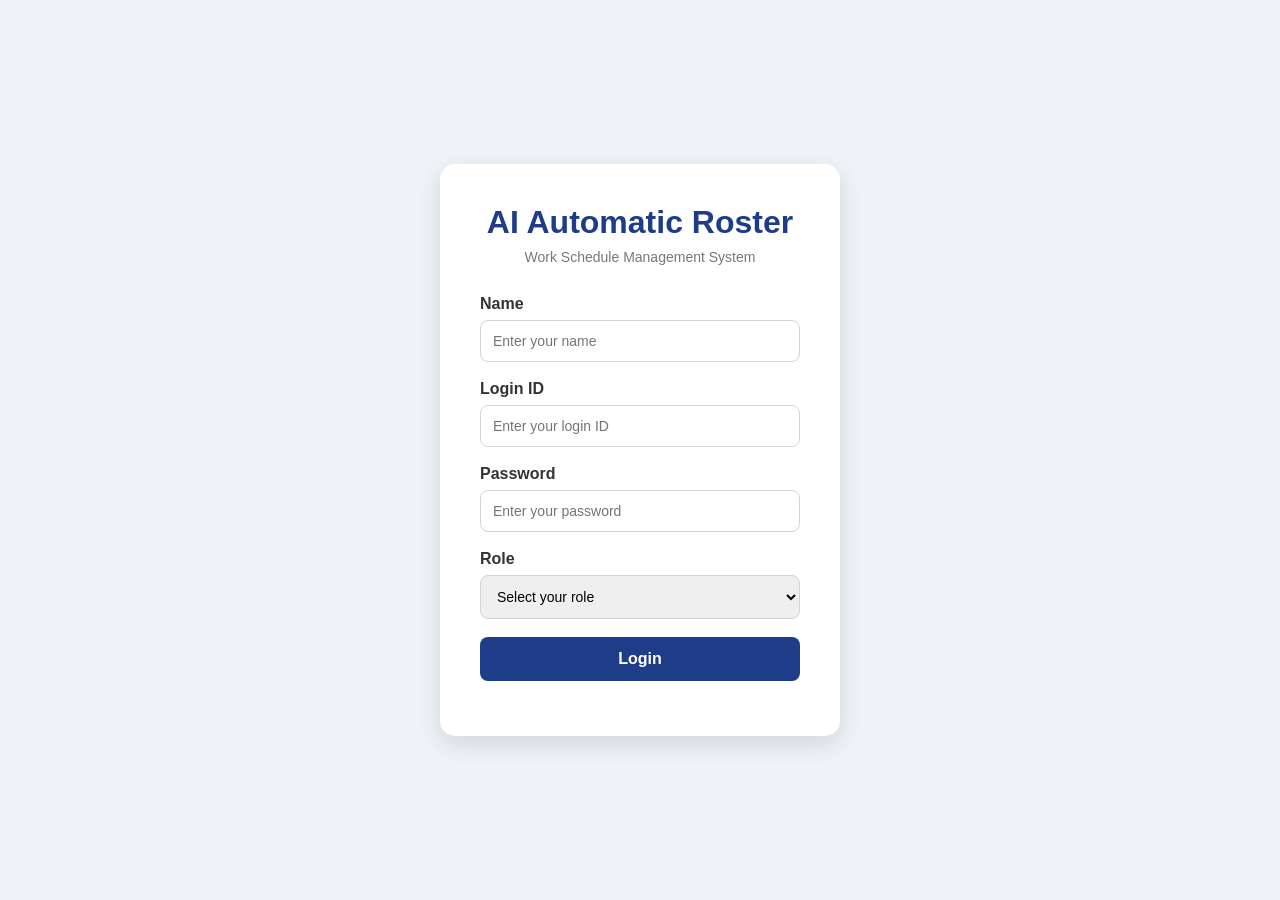
<file: index.html>
<!DOCTYPE html>
<html lang="en">
<head>
    <meta charset="UTF-8">
    <meta name="viewport" content="width=device-width, initial-scale=1.0">
    <title>AI Automatic Roster System</title>

    <link rel="stylesheet" href="style.css">
</head>

<body>

    <div class="login-container">

        <div class="login-box">

            <h1>AI Automatic Roster</h1>
            <p class="subtitle">Work Schedule Management System</p>

            <form id="loginForm" autocomplete="off">

                <label for="name">Name</label>
                <input 
                    type="text" 
                    id="name" 
                    placeholder="Enter your name"
                    autocomplete="off"
                >

                <label for="loginId">Login ID</label>
                <input 
                    type="text" 
                    id="loginId" 
                    placeholder="Enter your login ID"
                    autocomplete="off"
                >

                <label for="password">Password</label>
                <input 
                    type="password" 
                    id="password" 
                    placeholder="Enter your password"
                    autocomplete="new-password"
                >

                <label for="role">Role</label>
                <select id="role">
                    <option value="">Select your role</option>
                    <option value="TL">TL</option>
                    <option value="PA">PA</option>
                    <option value="Manager">Manager</option>
                    <option value="Associate">Associate</option>
                </select>

                <button type="submit">Login</button>

                <p id="message"></p>

            </form>

        </div>

    </div>

    <script src="script.js"></script>

</body>
</html>
</file>
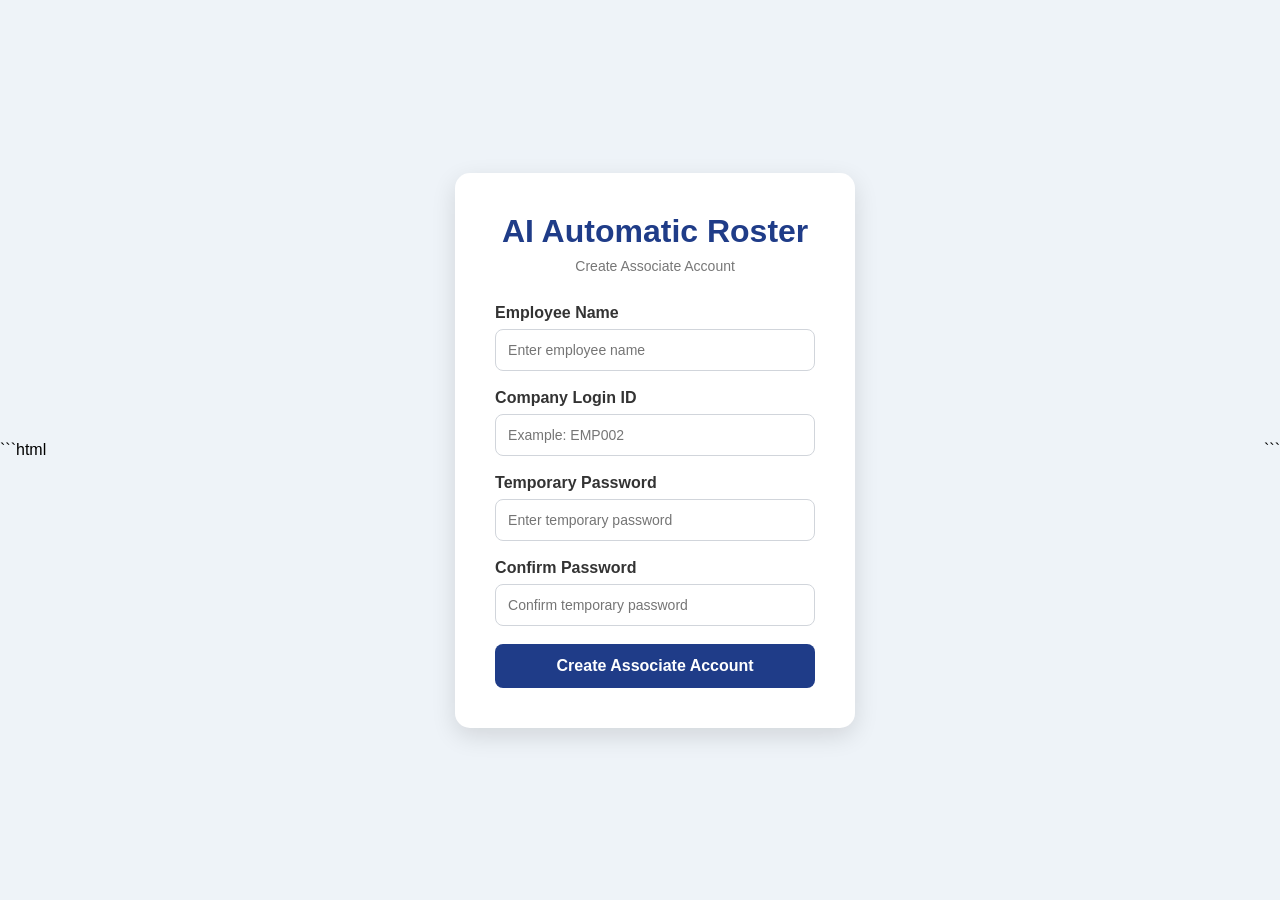
<file: create-associate.html>
```html
<!DOCTYPE html>
<html lang="en">

<head>

    <meta charset="UTF-8">
    <meta name="viewport" content="width=device-width, initial-scale=1.0">

    <title>Create Associate Account - AI Roster</title>

    <link rel="stylesheet" href="style.css">

</head>

<body>

    <div class="login-container">

        <div class="login-box">

            <h1>AI Automatic Roster</h1>

            <p class="subtitle">
                Create Associate Account
            </p>


            <form id="createAssociateForm" autocomplete="off">


                <!-- ==============================
                     EMPLOYEE NAME
                =============================== -->

                <label for="associateName">
                    Employee Name
                </label>

                <input
                    type="text"
                    id="associateName"
                    placeholder="Enter employee name"
                    autocomplete="off"
                    required
                >


                <!-- ==============================
                     LOGIN ID
                =============================== -->

                <label for="associateLoginId">
                    Company Login ID
                </label>

                <input
                    type="text"
                    id="associateLoginId"
                    placeholder="Example: EMP002"
                    autocomplete="off"
                    required
                >


                <!-- ==============================
                     TEMPORARY PASSWORD
                =============================== -->

                <label for="temporaryPassword">
                    Temporary Password
                </label>

                <input
                    type="password"
                    id="temporaryPassword"
                    placeholder="Enter temporary password"
                    autocomplete="new-password"
                    required
                >


                <!-- ==============================
                     CONFIRM PASSWORD
                =============================== -->

                <label for="confirmTemporaryPassword">
                    Confirm Password
                </label>

                <input
                    type="password"
                    id="confirmTemporaryPassword"
                    placeholder="Confirm temporary password"
                    autocomplete="new-password"
                    required
                >


                <!-- ==============================
                     CREATE BUTTON
                =============================== -->

                <button type="submit" id="createButton">
                    Create Associate Account
                </button>


                <!-- ==============================
                     MESSAGE
                =============================== -->

                <p id="createMessage"></p>


            </form>

        </div>

    </div>


    <!-- ==============================
         JAVASCRIPT
    =============================== -->

    <script>


        // ==========================================
        // CREATE ASSOCIATE ACCOUNT
        // ==========================================

        const createForm =
            document.getElementById(
                "createAssociateForm"
            );


        const createButton =
            document.getElementById(
                "createButton"
            );


        const message =
            document.getElementById(
                "createMessage"
            );


        createForm.addEventListener(
            "submit",
            async function (event) {

                event.preventDefault();


                // ======================================
                // GET FORM VALUES
                // ======================================

                const name =
                    document.getElementById(
                        "associateName"
                    )
                    .value
                    .trim();


                const loginId =
                    document.getElementById(
                        "associateLoginId"
                    )
                    .value
                    .trim();


                const temporaryPassword =
                    document.getElementById(
                        "temporaryPassword"
                    )
                    .value;


                const confirmPassword =
                    document.getElementById(
                        "confirmTemporaryPassword"
                    )
                    .value;


                // ======================================
                // EMPTY VALIDATION
                // ======================================

                if (
                    !name ||
                    !loginId ||
                    !temporaryPassword ||
                    !confirmPassword
                ) {

                    message.textContent =
                        "Please fill all the fields.";

                    message.style.color =
                        "red";

                    return;
                }


                // ======================================
                // PASSWORD MATCH
                // ======================================

                if (
                    temporaryPassword !==
                    confirmPassword
                ) {

                    message.textContent =
                        "Passwords do not match.";

                    message.style.color =
                        "red";

                    return;
                }


                // ======================================
                // PASSWORD LENGTH
                // ======================================

                if (
                    temporaryPassword.length < 8
                ) {

                    message.textContent =
                        "Temporary password must be at least 8 characters.";

                    message.style.color =
                        "red";

                    return;
                }


                // ======================================
                // SHOW LOADING
                // ======================================

                message.textContent =
                    "Creating account...";

                message.style.color =
                    "blue";


                createButton.disabled =
                    true;

                createButton.textContent =
                    "Creating...";


                // ======================================
                // CONNECT TO BACKEND
                // ======================================

                try {

                    const response =
                        await fetch(
                            "https://ai-roster-backend.onrender.com/create-associate",
                            {
                                method: "POST",

                                headers: {
                                    "Content-Type":
                                        "application/json"
                                },

                                body:
                                    JSON.stringify({

                                        name:
                                            name,

                                        loginId:
                                            loginId,

                                        temporaryPassword:
                                            temporaryPassword

                                    })
                            }
                        );


                    // ==================================
                    // GET SERVER RESPONSE
                    // ==================================

                    const data =
                        await response.json();


                    // ==================================
                    // ACCOUNT CREATION FAILED
                    // ==================================

                    if (
                        !response.ok ||
                        !data.success
                    ) {

                        message.textContent =
                            data.message ||
                            "Account creation failed.";

                        message.style.color =
                            "red";


                        createButton.disabled =
                            false;

                        createButton.textContent =
                            "Create Associate Account";

                        return;
                    }


                    // ==================================
                    // ACCOUNT CREATED SUCCESSFULLY
                    // ==================================

                    message.textContent =
                        "Associate account created successfully!";

                    message.style.color =
                        "green";


                    // ==================================
                    // CLEAR FORM
                    // ==================================

                    createForm.reset();


                    // ==================================
                    // GO TO MANAGER DASHBOARD
                    // ==================================

                    setTimeout(
                        function () {

                            window.location.href =
                                "manager-dashboard.html";

                        },
                        2000
                    );


                }


                // ======================================
                // CONNECTION ERROR
                // ======================================

                catch (error) {

                    console.error(
                        "Create associate error:",
                        error
                    );


                    message.textContent =
                        "Cannot connect to server.";

                    message.style.color =
                        "red";


                    createButton.disabled =
                        false;

                    createButton.textContent =
                        "Create Associate Account";

                }

            }
        );

    </script>

</body>

</html>
```
</file>
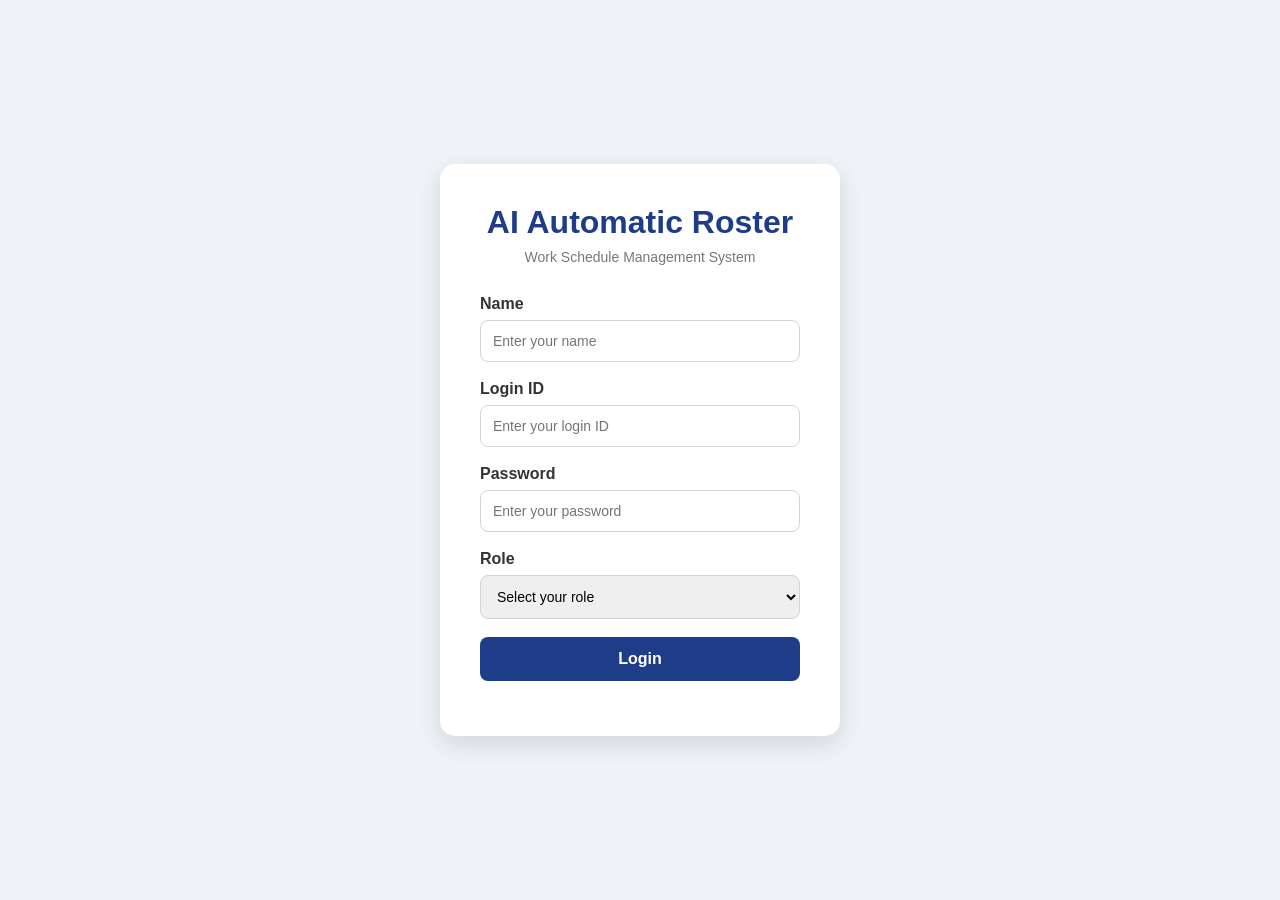
<file: dashboard.html>
<!DOCTYPE html>
<html lang="en">

<head>
    <meta charset="UTF-8">
    <meta name="viewport" content="width=device-width, initial-scale=1.0">

    <title>Work Schedule Dashboard</title>

    <link rel="stylesheet" href="dashboard.css">
</head>

<body>

    <!-- ================================
         SIDEBAR
    ================================= -->

    <aside class="sidebar">

        <h2>AI Roster</h2>

<nav>
    <a href="dashboard.html" class="active">Dashboard</a>
    <a href="my-schedule.html">My Schedule</a>
    <a href="profile.html">Profile</a>
</nav>

        <button class="logout-btn">Logout</button>

    </aside>


    <!-- ================================
         MAIN CONTENT
    ================================= -->

    <main class="main-content">

        <!-- Header -->

        <header class="top-bar">

            <div>

                <h1>Dashboard</h1>

                <p>
                    Welcome back,
                    <span id="userName">User</span> 👋
                </p>

            </div>

            <div class="user-role">
                Associate
            </div>

        </header>


        <!-- ================================
             SUMMARY CARDS
        ================================= -->

        <section class="summary-cards">

    <div class="card">
        <h3>Today's Shift</h3>
        <p class="shift-day" id="todayShift">
            Day Shift
        </p>
    </div>

    <div class="card">
        <h3>Working Days</h3>
        <p id="workingDays">
            5 Days
        </p>
    </div>

    <div class="card">
        <h3>Week Off</h3>
        <p id="weekOff">
            2 Days
        </p>
    </div>

    <div class="card">
        <h3>Current Rotation</h3>
        <p id="currentRotation">
            Day Shift
        </p>
    </div>

</section>


        <!-- ================================
             MONTHLY SCHEDULE
        ================================= -->

        <section class="schedule-section">

    <div class="schedule-header">

        <div class="month-navigation">

            <button id="prevMonth" type="button">‹</button>

            <h2 id="currentMonth">August 2026</h2>

            <button id="nextMonth" type="button">›</button>

        </div>

        <div class="legend">

            <span>🔵 Day</span>
            <span>🟢 Night</span>
            <span>🔴 Week Off</span>

        </div>

    </div>

    <!-- calendar code இங்கே -->

</section>

            <!-- Calendar -->

            <div class="calendar" id="calendar">

                <div class="day-name">Sun</div>
                <div class="day-name">Mon</div>
                <div class="day-name">Tue</div>
                <div class="day-name">Wed</div>
                <div class="day-name">Thu</div>
                <div class="day-name">Fri</div>
                <div class="day-name">Sat</div>

            </div>

        </section>

    </main>


    <!-- ================================
         SINGLE JAVASCRIPT FILE
    ================================= -->

    <script src="script.js"></script>

</body>

</html>
</file>
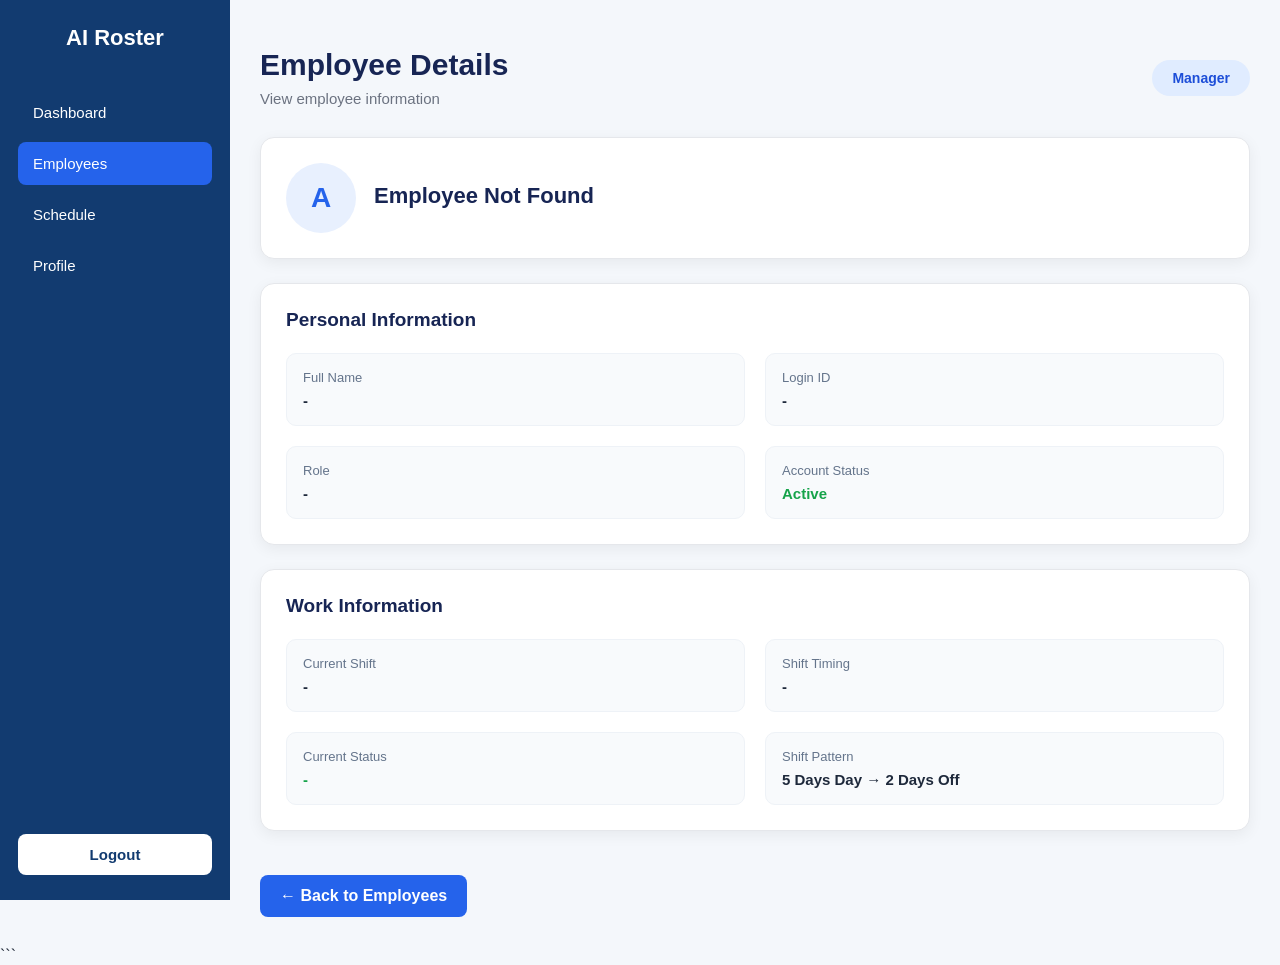
<file: employee-details.html>
```html
<!DOCTYPE html>
<html lang="en">

<head>

    <meta charset="UTF-8">
    <meta name="viewport" content="width=device-width, initial-scale=1.0">

    <title>Employee Details - AI Roster</title>

    <link rel="stylesheet" href="dashboard.css">

</head>

<body>

    <!-- ================================
         SIDEBAR
    ================================= -->

    <aside class="sidebar">

        <h2>AI Roster</h2>

        <nav>

            <a href="manager-dashboard.html">
                Dashboard
            </a>

            <a href="employees.html" class="active">
                Employees
            </a>

            <a href="schedule2.html">
                Schedule
            </a>

            <a href="manager-profile.html">
                Profile
            </a>

        </nav>

        <button
            class="logout-btn"
            onclick="logoutManager()">

            Logout

        </button>

    </aside>


    <!-- ================================
         MAIN CONTENT
    ================================= -->

    <main class="main-content">


        <!-- TOP BAR -->

        <header class="top-bar">

            <div>

                <h1>Employee Details</h1>

                <p>
                    View employee information
                </p>

            </div>

            <div class="user-role">
                Manager
            </div>

        </header>


        <!-- ================================
             EMPLOYEE PROFILE
        ================================= -->

        <section class="profile-section">


            <!-- PROFILE HEADER -->

            <div class="profile-header">

                <div class="profile-avatar">

                    <span id="profileInitial">
                        A
                    </span>

                </div>

                <div>

                    <h2 id="employeeName">
                        Employee
                    </h2>

                    <p id="employeeRole">
                        Associate
                    </p>

                </div>

            </div>


            <!-- ================================
                 PERSONAL INFORMATION
            ================================= -->

            <div class="profile-card">

                <h2>
                    Personal Information
                </h2>

                <div class="profile-grid">


                    <div class="profile-field">

                        <label>
                            Full Name
                        </label>

                        <p id="fullName">
                            -
                        </p>

                    </div>


                    <div class="profile-field">

                        <label>
                            Login ID
                        </label>

                        <p id="loginId">
                            -
                        </p>

                    </div>


                    <div class="profile-field">

                        <label>
                            Role
                        </label>

                        <p id="role">
                            -
                        </p>

                    </div>


                    <div class="profile-field">

                        <label>
                            Account Status
                        </label>

                        <p class="status-active">
                            Active
                        </p>

                    </div>

                </div>

            </div>


            <!-- ================================
                 WORK INFORMATION
            ================================= -->

            <div class="profile-card">

                <h2>
                    Work Information
                </h2>

                <div class="profile-grid">


                    <div class="profile-field">

                        <label>
                            Current Shift
                        </label>

                        <p id="currentShift">
                            -
                        </p>

                    </div>


                    <div class="profile-field">

                        <label>
                            Shift Timing
                        </label>

                        <p id="shiftTiming">
                            -
                        </p>

                    </div>


                    <div class="profile-field">

                        <label>
                            Current Status
                        </label>

                        <p
                            id="currentStatus"
                            class="status-active">

                            -

                        </p>

                    </div>


                    <div class="profile-field">

                        <label>
                            Shift Pattern
                        </label>

                        <p id="shiftPattern">
                            5 Days Day → 2 Days Off
                        </p>

                    </div>

                </div>

            </div>


            <!-- ================================
                 BACK BUTTON
            ================================= -->

            <div style="margin-top:20px;">

                <a
                    href="employees.html"
                    style="
                    display:inline-block;
                    padding:12px 20px;
                    background:#2563eb;
                    color:white;
                    text-decoration:none;
                    border-radius:8px;
                    font-weight:bold;
                    ">

                    ← Back to Employees

                </a>

            </div>

        </section>

    </main>


    <!-- ================================
         JAVASCRIPT
    ================================= -->

    <script>

        // ================================
        // EMPLOYEE DATA
        // ================================

        const employees = {

            EMP001: {

                name: "Arun Kumar",

                role: "Associate",

                shift: "Day Shift",

                timing: "9:00 AM - 6:00 PM",

                status: "Working",

                pattern: "5 Days Day → 2 Days Off"

            },


            EMP002: {

                name: "Priya",

                role: "Associate",

                shift: "Night Shift",

                timing: "9:00 PM - 6:00 AM",

                status: "Working",

                pattern: "5 Days Night → 2 Days Off"

            },


            EMP003: {

                name: "Karthik",

                role: "Associate",

                shift: "Week Off",

                timing: "-",

                status: "Off",

                pattern: "5 Days Day → 2 Days Off"

            },


            EMP004: {

                name: "Divya",

                role: "Associate",

                shift: "Day Shift",

                timing: "9:00 AM - 6:00 PM",

                status: "Working",

                pattern: "5 Days Day → 2 Days Off"

            },


            EMP005: {

                name: "Sanjay",

                role: "Associate",

                shift: "Night Shift",

                timing: "9:00 PM - 6:00 AM",

                status: "Working",

                pattern: "5 Days Night → 2 Days Off"

            }

        };


        // ================================
        // GET EMPLOYEE ID FROM URL
        // ================================

        const urlParams =
            new URLSearchParams(
                window.location.search
            );

        const employeeId =
            urlParams.get("id");


        // ================================
        // GET EMPLOYEE
        // ================================

        const employee =
            employees[employeeId];


        // ================================
        // DISPLAY EMPLOYEE DETAILS
        // ================================

        if (employee) {

            document.getElementById("employeeName")
                .textContent = employee.name;

            document.getElementById("employeeRole")
                .textContent = employee.role;

            document.getElementById("profileInitial")
                .textContent =
                employee.name.charAt(0).toUpperCase();

            document.getElementById("fullName")
                .textContent = employee.name;

            document.getElementById("loginId")
                .textContent = employeeId;

            document.getElementById("role")
                .textContent = employee.role;

            document.getElementById("currentShift")
                .textContent = employee.shift;

            document.getElementById("shiftTiming")
                .textContent = employee.timing;

            document.getElementById("currentStatus")
                .textContent = employee.status;

            document.getElementById("shiftPattern")
                .textContent = employee.pattern;


            // Change status color for Week Off

            if (employee.status === "Off") {

                document.getElementById("currentStatus")
                    .style.color = "#dc2626";

            }

        }
        else {

            document.getElementById("employeeName")
                .textContent = "Employee Not Found";

            document.getElementById("employeeRole")
                .textContent = "";

        }


        // ================================
        // LOGOUT
        // ================================

        function logoutManager() {

            localStorage.clear();

            window.location.href = "index.html";

        }

    </script>

</body>

</html>
```
</file>
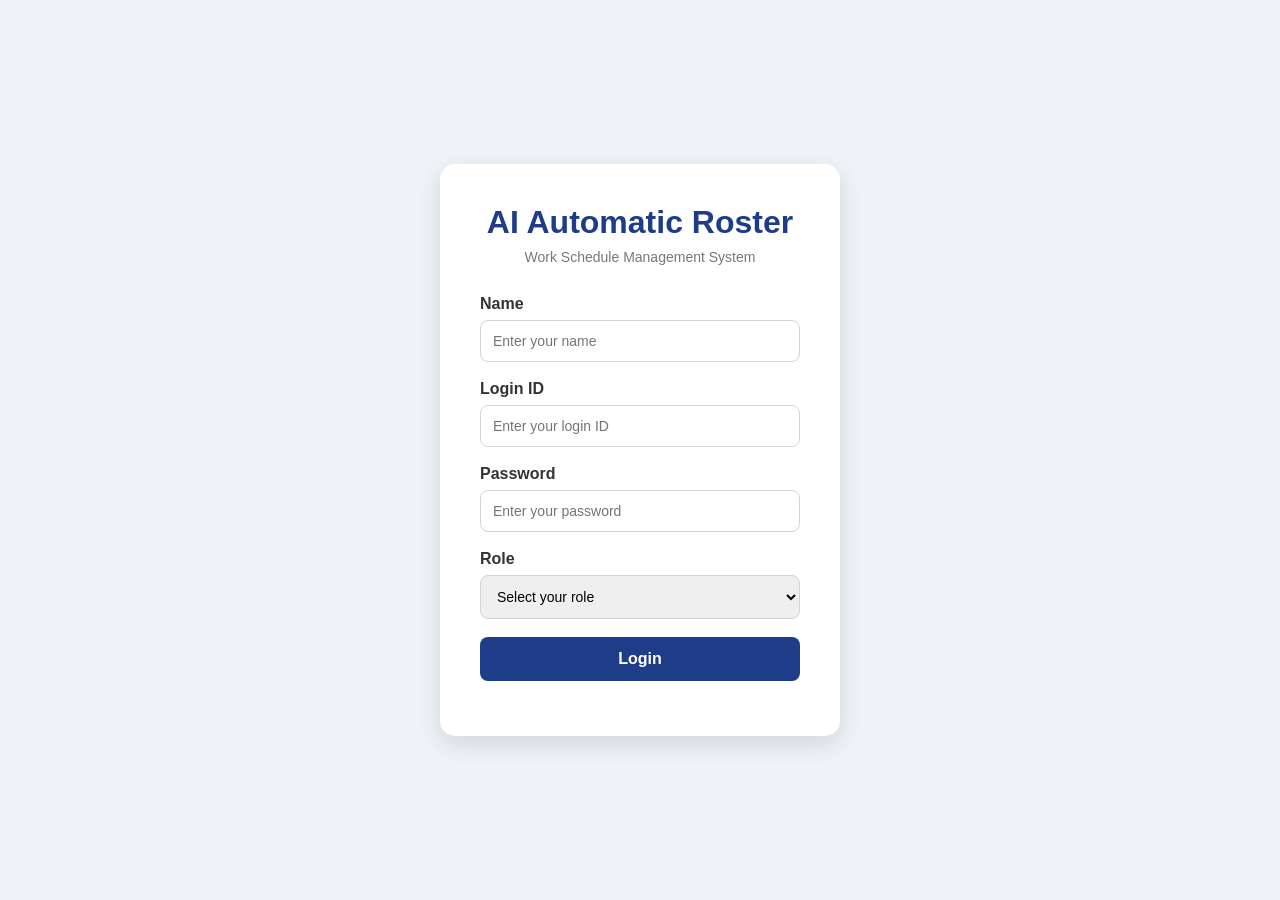
<file: employees.html>
```html
<!DOCTYPE html>
<html lang="en">

<head>

    <meta charset="UTF-8">
    <meta name="viewport" content="width=device-width, initial-scale=1.0">

    <title>Employees - AI Roster</title>

    <link rel="stylesheet" href="dashboard.css">

</head>

<body>

    <!-- ================================
         SIDEBAR
    ================================= -->

    <aside class="sidebar">

        <h2>AI Roster</h2>

        <nav>

            <a href="manager-dashboard.html">
                Dashboard
            </a>

            <a href="employees.html" class="active">
                Employees
            </a>

            <a href="schedule2.html">
                Schedule
            </a>

            <a href="manager-profile.html">
                Profile
            </a>

        </nav>

        <button
            class="logout-btn"
            onclick="logoutManager()">

            Logout

        </button>

    </aside>


    <!-- ================================
         MAIN CONTENT
    ================================= -->

    <main class="main-content">


        <!-- TOP BAR -->

        <header class="top-bar">

            <div>

                <h1>Employees</h1>

                <p>
                    Manage and view employee information
                </p>

            </div>

            <div
                class="user-role"
                id="managerRole">

                Manager

            </div>

        </header>


        <!-- ================================
             EMPLOYEE SUMMARY
        ================================= -->

        <section class="summary-cards">

            <div class="card">

                <h3>
                    Total Employees
                </h3>

                <p>
                    25
                </p>

            </div>


            <div class="card">

                <h3>
                    ☀️ Day Shift
                </h3>

                <p class="shift-day">
                    10
                </p>

            </div>


            <div class="card">

                <h3>
                    🌙 Night Shift
                </h3>

                <p style="color:#15803d;">
                    8
                </p>

            </div>


            <div class="card">

                <h3>
                    🔴 Week Off
                </h3>

                <p style="color:#dc2626;">
                    7
                </p>

            </div>

        </section>


        <!-- ================================
             EMPLOYEE LIST
        ================================= -->

        <section class="schedule-section">

            <div class="schedule-header">

                <div>

                    <h2>
                        Employee List
                    </h2>

                    <p>
                        Current employee shift information
                    </p>

                </div>

            </div>


            <!-- SEARCH -->

            <div style="margin-bottom:20px;">

                <input
                    type="text"
                    id="employeeSearch"
                    placeholder="Search employee..."
                    style="
                    width:100%;
                    max-width:400px;
                    padding:12px 15px;
                    border:1px solid #d1d5db;
                    border-radius:8px;
                    font-size:14px;
                    outline:none;
                    ">

            </div>


            <!-- ================================
                 EMPLOYEE TABLE
            ================================= -->

            <div style="overflow-x:auto;">

                <table
                    id="employeeTable"
                    style="
                    width:100%;
                    border-collapse:collapse;
                    ">

                    <thead>

                        <tr style="background:#eef3f8;">

                            <th style="padding:15px;text-align:left;">
                                Employee
                            </th>

                            <th style="padding:15px;text-align:left;">
                                Login ID
                            </th>

                            <th style="padding:15px;text-align:left;">
                                Role
                            </th>

                            <th style="padding:15px;text-align:left;">
                                Current Shift
                            </th>

                            <th style="padding:15px;text-align:left;">
                                Timing
                            </th>

                            <th style="padding:15px;text-align:left;">
                                Status
                            </th>

                        </tr>

                    </thead>


                    <tbody>


                        <!-- ================================
                             EMPLOYEE 1
                        ================================= -->

                        <tr>

                            <td style="padding:15px;">

                                <a
                                    href="employee-details.html?id=EMP001"
                                    style="
                                    color:#2563eb;
                                    font-weight:bold;
                                    text-decoration:none;
                                    ">

                                    Arun Kumar

                                </a>

                            </td>

                            <td style="padding:15px;">
                                EMP001
                            </td>

                            <td style="padding:15px;">
                                Associate
                            </td>

                            <td style="
                                padding:15px;
                                color:#1d4ed8;
                                font-weight:bold;
                            ">
                                Day Shift
                            </td>

                            <td style="padding:15px;">
                                9:00 AM - 6:00 PM
                            </td>

                            <td style="
                                padding:15px;
                                color:#16a34a;
                                font-weight:bold;
                            ">
                                Working
                            </td>

                        </tr>


                        <!-- ================================
                             EMPLOYEE 2
                        ================================= -->

                        <tr>

                            <td style="padding:15px;">

                                <a
                                    href="employee-details.html?id=EMP002"
                                    style="
                                    color:#2563eb;
                                    font-weight:bold;
                                    text-decoration:none;
                                    ">

                                    Priya

                                </a>

                            </td>

                            <td style="padding:15px;">
                                EMP002
                            </td>

                            <td style="padding:15px;">
                                Associate
                            </td>

                            <td style="
                                padding:15px;
                                color:#15803d;
                                font-weight:bold;
                            ">
                                Night Shift
                            </td>

                            <td style="padding:15px;">
                                9:00 PM - 6:00 AM
                            </td>

                            <td style="
                                padding:15px;
                                color:#16a34a;
                                font-weight:bold;
                            ">
                                Working
                            </td>

                        </tr>


                        <!-- ================================
                             EMPLOYEE 3
                        ================================= -->

                        <tr>

                            <td style="padding:15px;">

                                <a
                                    href="employee-details.html?id=EMP003"
                                    style="
                                    color:#2563eb;
                                    font-weight:bold;
                                    text-decoration:none;
                                    ">

                                    Karthik

                                </a>

                            </td>

                            <td style="padding:15px;">
                                EMP003
                            </td>

                            <td style="padding:15px;">
                                Associate
                            </td>

                            <td style="
                                padding:15px;
                                color:#dc2626;
                                font-weight:bold;
                            ">
                                Week Off
                            </td>

                            <td style="padding:15px;">
                                -
                            </td>

                            <td style="
                                padding:15px;
                                color:#dc2626;
                                font-weight:bold;
                            ">
                                Off
                            </td>

                        </tr>


                        <!-- ================================
                             EMPLOYEE 4
                        ================================= -->

                        <tr>

                            <td style="padding:15px;">

                                <a
                                    href="employee-details.html?id=EMP004"
                                    style="
                                    color:#2563eb;
                                    font-weight:bold;
                                    text-decoration:none;
                                    ">

                                    Divya

                                </a>

                            </td>

                            <td style="padding:15px;">
                                EMP004
                            </td>

                            <td style="padding:15px;">
                                Associate
                            </td>

                            <td style="
                                padding:15px;
                                color:#1d4ed8;
                                font-weight:bold;
                            ">
                                Day Shift
                            </td>

                            <td style="padding:15px;">
                                9:00 AM - 6:00 PM
                            </td>

                            <td style="
                                padding:15px;
                                color:#16a34a;
                                font-weight:bold;
                            ">
                                Working
                            </td>

                        </tr>


                        <!-- ================================
                             EMPLOYEE 5
                        ================================= -->

                        <tr>

                            <td style="padding:15px;">

                                <a
                                    href="employee-details.html?id=EMP005"
                                    style="
                                    color:#2563eb;
                                    font-weight:bold;
                                    text-decoration:none;
                                    ">

                                    Sanjay

                                </a>

                            </td>

                            <td style="padding:15px;">
                                EMP005
                            </td>

                            <td style="padding:15px;">
                                Associate
                            </td>

                            <td style="
                                padding:15px;
                                color:#15803d;
                                font-weight:bold;
                            ">
                                Night Shift
                            </td>

                            <td style="padding:15px;">
                                9:00 PM - 6:00 AM
                            </td>

                            <td style="
                                padding:15px;
                                color:#16a34a;
                                font-weight:bold;
                            ">
                                Working
                            </td>

                        </tr>


                    </tbody>

                </table>

            </div>

        </section>

    </main>


    <!-- ================================
         JAVASCRIPT
    ================================= -->

    <script src="script.js"></script>


    <script>

        // ================================
        // EMPLOYEE SEARCH
        // ================================

        const searchInput =
            document.getElementById("employeeSearch");

        const table =
            document.getElementById("employeeTable");

        searchInput.addEventListener(
            "keyup",
            function() {

                const searchValue =
                    searchInput.value.toLowerCase();

                const rows =
                    table
                    .getElementsByTagName("tbody")[0]
                    .getElementsByTagName("tr");


                for (
                    let i = 0;
                    i < rows.length;
                    i++
                ) {

                    const rowText =
                        rows[i]
                        .textContent
                        .toLowerCase();


                    if (
                        rowText.includes(searchValue)
                    ) {

                        rows[i].style.display = "";

                    }
                    else {

                        rows[i].style.display = "none";

                    }

                }

            }
        );


        // ================================
        // LOGOUT
        // ================================

        function logoutManager() {

            localStorage.clear();

            window.location.href = "index.html";

        }

    </script>

</body>

</html>
</file>
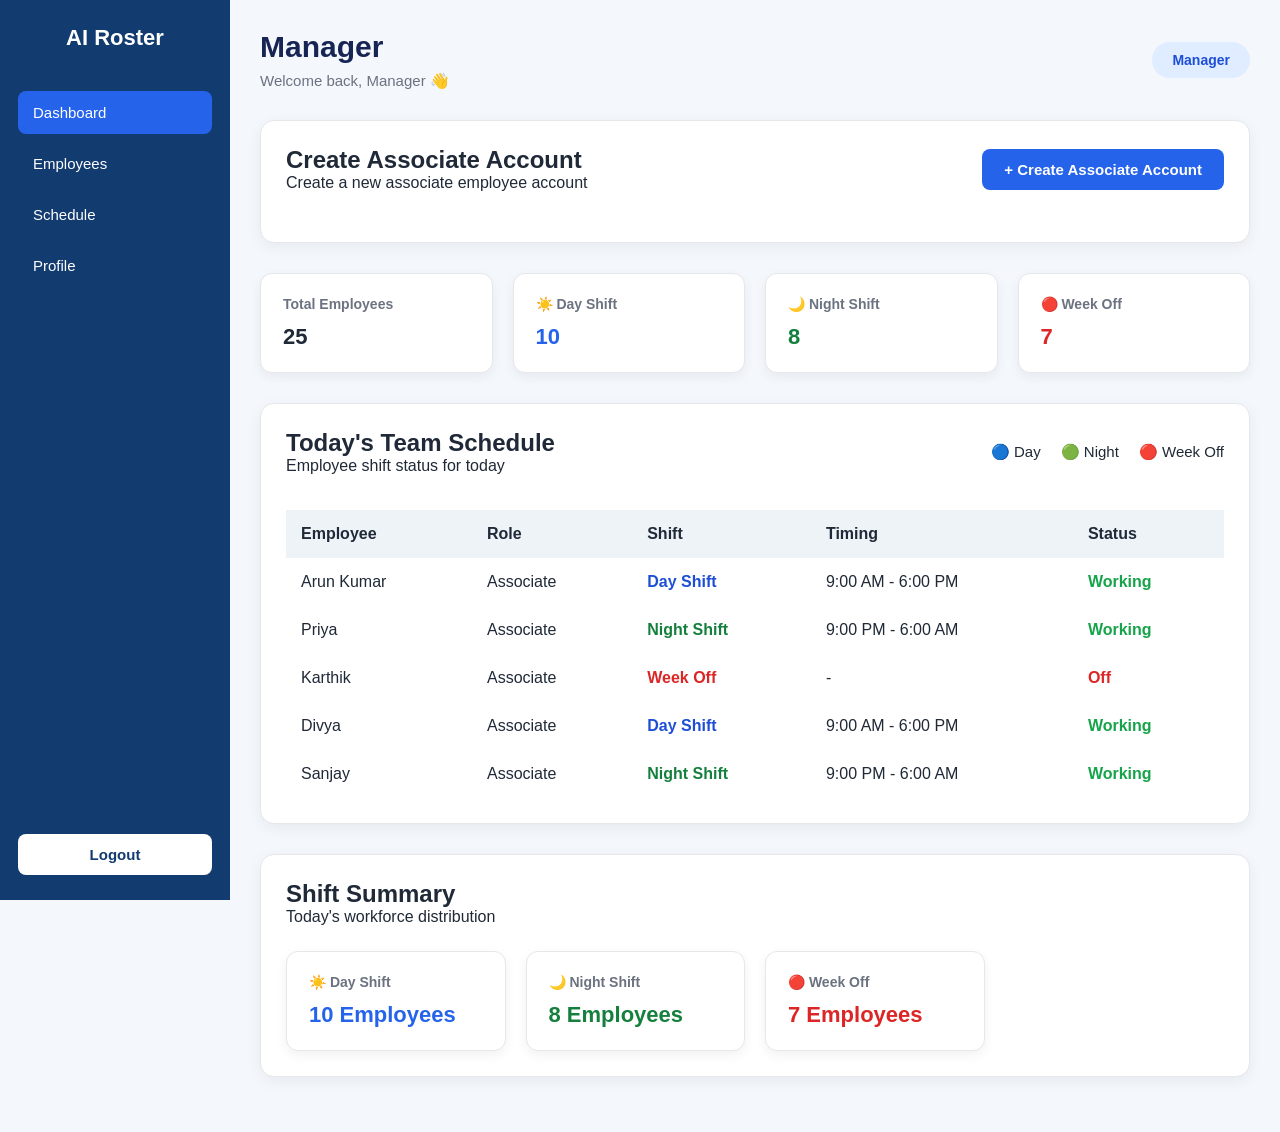
<file: manager-dashboard.html>
<!DOCTYPE html>

<html lang="en">

<head>

    <meta charset="UTF-8">

    <meta
        name="viewport"
        content="width=device-width, initial-scale=1.0"
    >

    <title>
        Manager Dashboard - AI Roster
    </title>

    <link
        rel="stylesheet"
        href="dashboard.css"
    >

</head>


<body>


    <!-- ================================
         SIDEBAR
    ================================= -->

    <aside class="sidebar">

        <h2>
            AI Roster
        </h2>


        <nav>

            <a
                href="manager-dashboard.html"
                class="active"
            >
                Dashboard
            </a>


            <a href="employees.html">
                Employees
            </a>


            <a href="schedule2.html">
                Schedule
            </a>


            <a href="./manager-profile.html">
                Profile
            </a>

        </nav>


        <button
            class="logout-btn"
            onclick="logoutManager()"
        >
            Logout
        </button>

    </aside>



    <!-- ================================
         MAIN CONTENT
    ================================= -->

    <main class="main-content">


        <!-- ================================
             TOP BAR
        ================================= -->

        <header class="top-bar">

            <div>

                <h1>
                    Manager
                </h1>


                <p>

                    Welcome back,

                    <span id="managerName">
                        Manager
                    </span>

                    👋

                </p>

            </div>


            <div
                class="user-role"
                id="managerRole"
            >

                Manager

            </div>

        </header>



        <!-- ==========================================
             CREATE ASSOCIATE ACCOUNT
        ========================================== -->

        <section
            class="schedule-section"
            style="margin-bottom:30px;"
        >

            <div class="schedule-header">

                <div>

                    <h2>
                        Create Associate Account
                    </h2>


                    <p>
                        Create a new associate employee account
                    </p>

                </div>


                <div>

                    <button
                        type="button"
                        onclick="window.location.href='create-associate.html'"
                        style="
                            padding:12px 22px;
                            border:none;
                            border-radius:8px;
                            background:#2563eb;
                            color:white;
                            font-size:15px;
                            font-weight:600;
                            cursor:pointer;
                        "
                    >

                        + Create Associate Account

                    </button>

                </div>

            </div>

        </section>



        <!-- ================================
             OVERVIEW CARDS
        ================================= -->

        <section class="summary-cards">


            <!-- Total Employees -->

            <div class="card">

                <h3>
                    Total Employees
                </h3>


                <p>
                    25
                </p>

            </div>



            <!-- Day Shift -->

            <div class="card">

                <h3>
                    ☀️ Day Shift
                </h3>


                <p class="shift-day">
                    10
                </p>

            </div>



            <!-- Night Shift -->

            <div class="card">

                <h3>
                    🌙 Night Shift
                </h3>


                <p style="color:#15803d;">
                    8
                </p>

            </div>



            <!-- Week Off -->

            <div class="card">

                <h3>
                    🔴 Week Off
                </h3>


                <p style="color:#dc2626;">
                    7
                </p>

            </div>

        </section>



        <!-- ================================
             TODAY'S TEAM SCHEDULE
        ================================= -->

        <section class="schedule-section">


            <div class="schedule-header">

                <div>

                    <h2>
                        Today's Team Schedule
                    </h2>


                    <p>
                        Employee shift status for today
                    </p>

                </div>


                <div class="legend">

                    <span>
                        🔵 Day
                    </span>


                    <span>
                        🟢 Night
                    </span>


                    <span>
                        🔴 Week Off
                    </span>

                </div>

            </div>



            <!-- ================================
                 EMPLOYEE TABLE
            ================================= -->

            <div style="overflow-x:auto;">


                <table
                    style="
                        width:100%;
                        border-collapse:collapse;
                        margin-top:10px;
                    "
                >


                    <thead>

                        <tr
                            style="
                                background:#eef3f8;
                            "
                        >


                            <th
                                style="
                                    padding:15px;
                                    text-align:left;
                                "
                            >
                                Employee
                            </th>


                            <th
                                style="
                                    padding:15px;
                                    text-align:left;
                                "
                            >
                                Role
                            </th>


                            <th
                                style="
                                    padding:15px;
                                    text-align:left;
                                "
                            >
                                Shift
                            </th>


                            <th
                                style="
                                    padding:15px;
                                    text-align:left;
                                "
                            >
                                Timing
                            </th>


                            <th
                                style="
                                    padding:15px;
                                    text-align:left;
                                "
                            >
                                Status
                            </th>

                        </tr>

                    </thead>



                    <tbody>


                        <!-- Employee 1 -->

                        <tr>

                            <td style="padding:15px;">
                                Arun Kumar
                            </td>


                            <td style="padding:15px;">
                                Associate
                            </td>


                            <td
                                style="
                                    padding:15px;
                                    color:#1d4ed8;
                                    font-weight:bold;
                                "
                            >

                                Day Shift

                            </td>


                            <td style="padding:15px;">
                                9:00 AM - 6:00 PM
                            </td>


                            <td
                                style="
                                    padding:15px;
                                    color:#16a34a;
                                    font-weight:bold;
                                "
                            >

                                Working

                            </td>

                        </tr>



                        <!-- Employee 2 -->

                        <tr>

                            <td style="padding:15px;">
                                Priya
                            </td>


                            <td style="padding:15px;">
                                Associate
                            </td>


                            <td
                                style="
                                    padding:15px;
                                    color:#15803d;
                                    font-weight:bold;
                                "
                            >

                                Night Shift

                            </td>


                            <td style="padding:15px;">
                                9:00 PM - 6:00 AM
                            </td>


                            <td
                                style="
                                    padding:15px;
                                    color:#16a34a;
                                    font-weight:bold;
                                "
                            >

                                Working

                            </td>

                        </tr>



                        <!-- Employee 3 -->

                        <tr>

                            <td style="padding:15px;">
                                Karthik
                            </td>


                            <td style="padding:15px;">
                                Associate
                            </td>


                            <td
                                style="
                                    padding:15px;
                                    color:#dc2626;
                                    font-weight:bold;
                                "
                            >

                                Week Off

                            </td>


                            <td style="padding:15px;">
                                -
                            </td>


                            <td
                                style="
                                    padding:15px;
                                    color:#dc2626;
                                    font-weight:bold;
                                "
                            >

                                Off

                            </td>

                        </tr>



                        <!-- Employee 4 -->

                        <tr>

                            <td style="padding:15px;">
                                Divya
                            </td>


                            <td style="padding:15px;">
                                Associate
                            </td>


                            <td
                                style="
                                    padding:15px;
                                    color:#1d4ed8;
                                    font-weight:bold;
                                "
                            >

                                Day Shift

                            </td>


                            <td style="padding:15px;">
                                9:00 AM - 6:00 PM
                            </td>


                            <td
                                style="
                                    padding:15px;
                                    color:#16a34a;
                                    font-weight:bold;
                                "
                            >

                                Working

                            </td>

                        </tr>



                        <!-- Employee 5 -->

                        <tr>

                            <td style="padding:15px;">
                                Sanjay
                            </td>


                            <td style="padding:15px;">
                                Associate
                            </td>


                            <td
                                style="
                                    padding:15px;
                                    color:#15803d;
                                    font-weight:bold;
                                "
                            >

                                Night Shift

                            </td>


                            <td style="padding:15px;">
                                9:00 PM - 6:00 AM
                            </td>


                            <td
                                style="
                                    padding:15px;
                                    color:#16a34a;
                                    font-weight:bold;
                                "
                            >

                                Working

                            </td>

                        </tr>

                    </tbody>

                </table>

            </div>

        </section>



        <!-- ================================
             SHIFT SUMMARY
        ================================= -->

        <section
            class="schedule-section"
            style="margin-top:30px;"
        >


            <div class="schedule-header">

                <div>

                    <h2>
                        Shift Summary
                    </h2>


                    <p>
                        Today's workforce distribution
                    </p>

                </div>

            </div>



            <div
                class="summary-cards"
                style="margin-bottom:0;"
            >


                <!-- Day -->

                <div class="card">

                    <h3>
                        ☀️ Day Shift
                    </h3>


                    <p
                        style="
                            color:#2563eb;
                        "
                    >

                        10 Employees

                    </p>

                </div>



                <!-- Night -->

                <div class="card">

                    <h3>
                        🌙 Night Shift
                    </h3>


                    <p
                        style="
                            color:#15803d;
                        "
                    >

                        8 Employees

                    </p>

                </div>



                <!-- Week Off -->

                <div class="card">

                    <h3>
                        🔴 Week Off
                    </h3>


                    <p
                        style="
                            color:#dc2626;
                        "
                    >

                        7 Employees

                    </p>

                </div>

            </div>

        </section>


    </main>



    <!-- ================================
         MANAGER LOGOUT
    ================================= -->

    <script>

        function logoutManager() {

            localStorage.clear();

            window.location.href =
                "index.html";

        }

    </script>


</body>

</html>
</file>
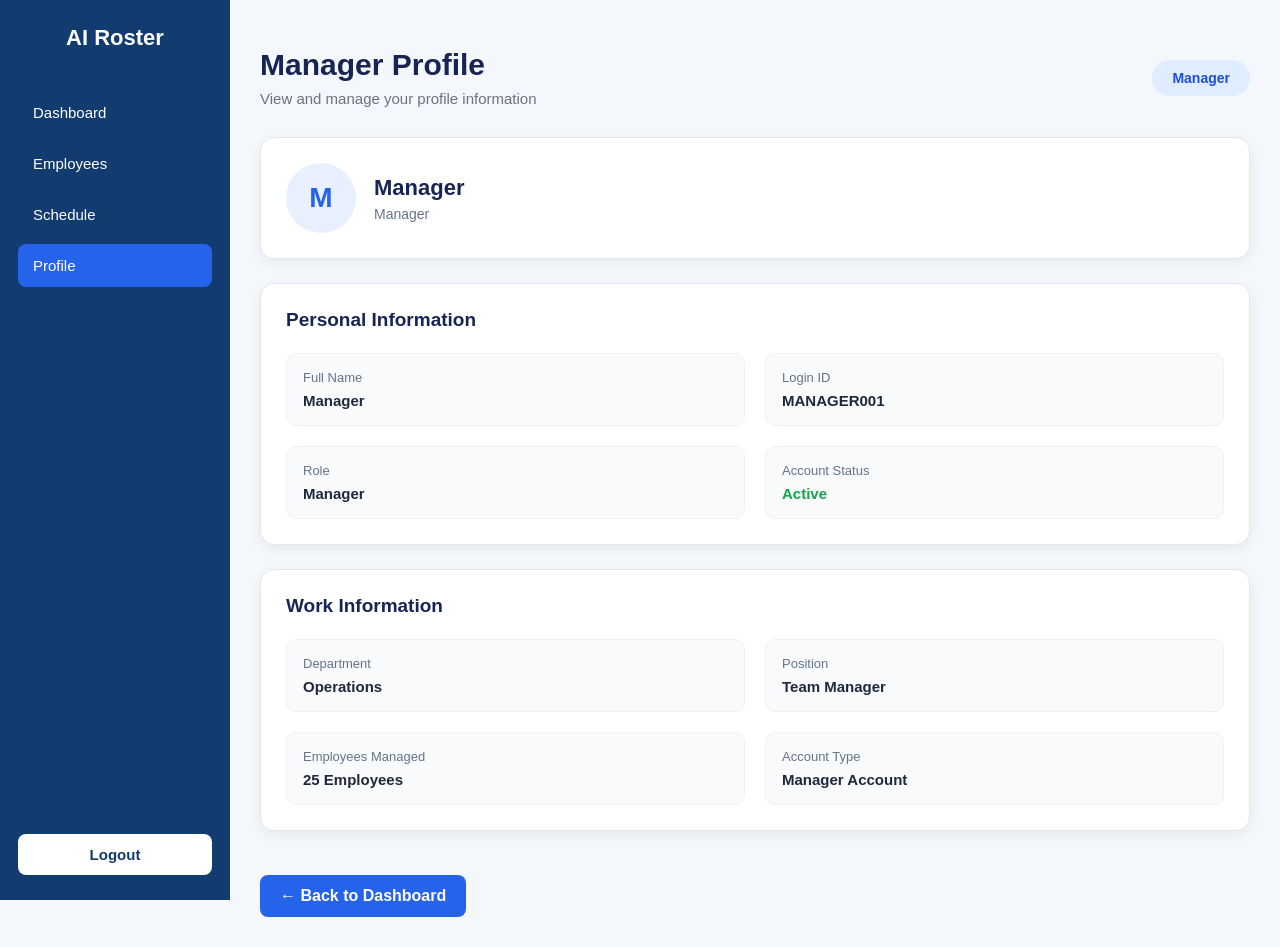
<file: manager-profile.html>
```html
<!DOCTYPE html>
<html lang="en">

<head>

    <meta charset="UTF-8">
    <meta name="viewport" content="width=device-width, initial-scale=1.0">

    <title>Manager Profile - AI Roster</title>

    <link rel="stylesheet" href="dashboard.css">

</head>

<body>

    <!-- ================================
         SIDEBAR
    ================================= -->

    <aside class="sidebar">

        <h2>AI Roster</h2>

       <nav>

    <a href="manager-dashboard.html">
        Dashboard
    </a>

    <a href="employees.html">
        Employees
    </a>

    <a href="schedule2.html">
        Schedule
    </a>

    <a href="manager-profile.html" class="active">
        Profile
    </a>

</nav>

        <button
            class="logout-btn"
            onclick="logoutManager()">

            Logout

        </button>

    </aside>


    <!-- ================================
         MAIN CONTENT
    ================================= -->

    <main class="main-content">


        <!-- TOP BAR -->

        <header class="top-bar">

            <div>

                <h1>Manager Profile</h1>

                <p>
                    View and manage your profile information
                </p>

            </div>

            <div class="user-role">
                Manager
            </div>

        </header>



        <!-- ================================
             PROFILE SECTION
        ================================= -->

        <section class="profile-section">


            <!-- PROFILE HEADER -->

            <div class="profile-header">

                <div class="profile-avatar">

                    <span>
                        M
                    </span>

                </div>

                <div>

                    <h2>
                        Manager
                    </h2>

                    <p>
                        Manager
                    </p>

                </div>

            </div>



            <!-- ================================
                 PERSONAL INFORMATION
            ================================= -->

            <div class="profile-card">

                <h2>
                    Personal Information
                </h2>

                <div class="profile-grid">


                    <div class="profile-field">

                        <label>
                            Full Name
                        </label>

                        <p>
                            Manager
                        </p>

                    </div>


                    <div class="profile-field">

                        <label>
                            Login ID
                        </label>

                        <p>
                            MANAGER001
                        </p>

                    </div>


                    <div class="profile-field">

                        <label>
                            Role
                        </label>

                        <p>
                            Manager
                        </p>

                    </div>


                    <div class="profile-field">

                        <label>
                            Account Status
                        </label>

                        <p class="status-active">
                            Active
                        </p>

                    </div>

                </div>

            </div>



            <!-- ================================
                 WORK INFORMATION
            ================================= -->

            <div class="profile-card">

                <h2>
                    Work Information
                </h2>

                <div class="profile-grid">


                    <div class="profile-field">

                        <label>
                            Department
                        </label>

                        <p>
                            Operations
                        </p>

                    </div>


                    <div class="profile-field">

                        <label>
                            Position
                        </label>

                        <p>
                            Team Manager
                        </p>

                    </div>


                    <div class="profile-field">

                        <label>
                            Employees Managed
                        </label>

                        <p>
                            25 Employees
                        </p>

                    </div>


                    <div class="profile-field">

                        <label>
                            Account Type
                        </label>

                        <p>
                            Manager Account
                        </p>

                    </div>

                </div>

            </div>



            <!-- BACK BUTTON -->

            <div style="margin-top:20px;">

                <a
                    href="manager-dashboard.html"
                    style="
                    display:inline-block;
                    padding:12px 20px;
                    background:#2563eb;
                    color:white;
                    text-decoration:none;
                    border-radius:8px;
                    font-weight:bold;
                    ">

                    ← Back to Dashboard

                </a>

            </div>


        </section>

    </main>



    <!-- ================================
         LOGOUT
    ================================= -->

    <script>

        function logoutManager() {

            localStorage.clear();

            window.location.href =
                "index.html";

        }

    </script>


</body>

</html>
</file>
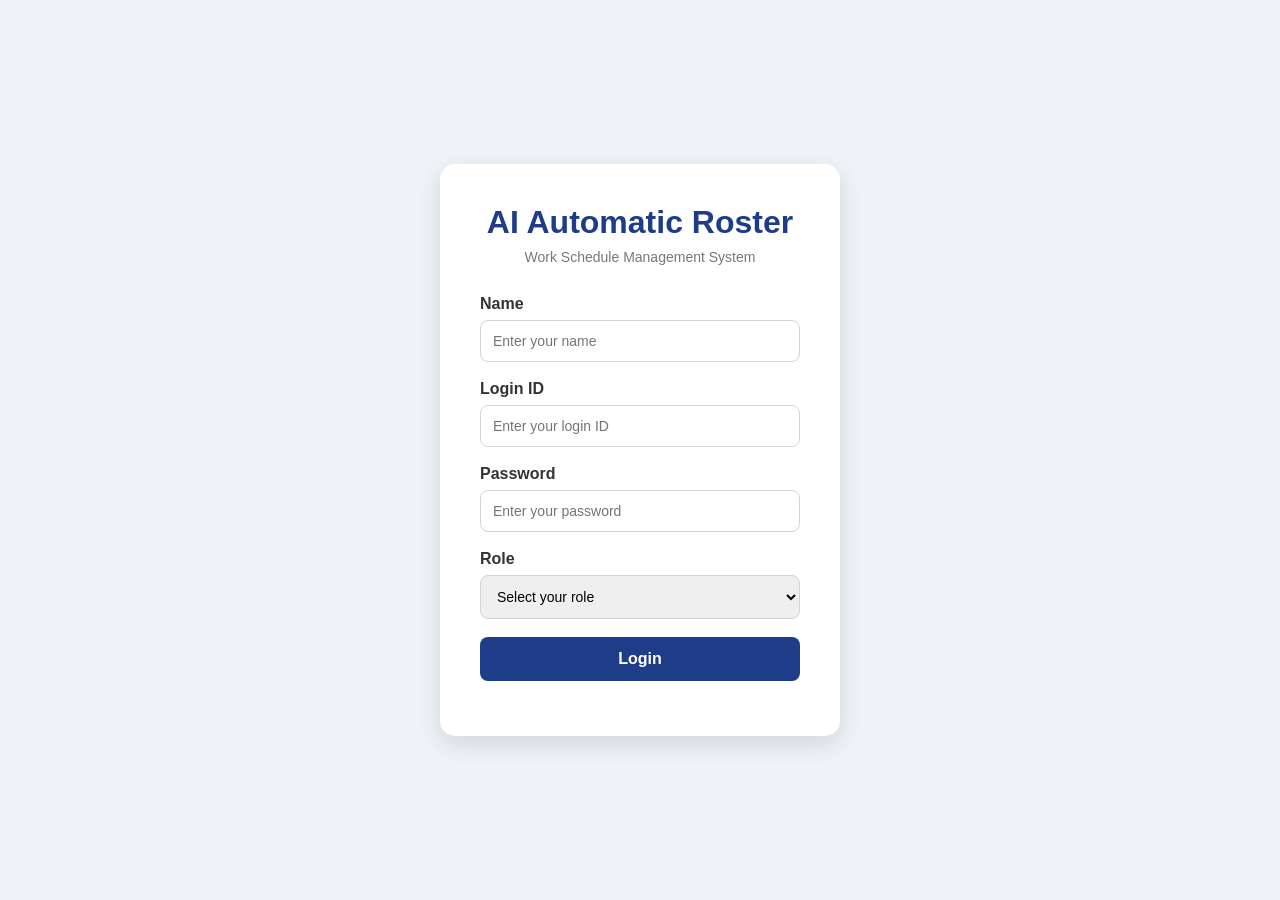
<file: my-schedule.html>
<!DOCTYPE html>
<html lang="en">

<head>
    <meta charset="UTF-8">
    <meta name="viewport" content="width=device-width, initial-scale=1.0">

    <title>My Schedule - AI Roster</title>

    <link rel="stylesheet" href="dashboard.css">
</head>

<body>

    <!-- ================================
         SIDEBAR
    ================================= -->

    <aside class="sidebar">

        <h2>AI Roster</h2>

        <nav>
            <a href="dashboard.html">Dashboard</a>
            <a href="my-schedule.html" class="active">My Schedule</a>
            <a href="profile.html">Profile</a>
        </nav>

        <button class="logout-btn" onclick="logout()">Logout</button>

    </aside>


    <!-- ================================
         MAIN CONTENT
    ================================= -->

    <main class="main-content">

        <!-- Header -->

        <header class="top-bar">

            <div>

                <h1>My Schedule</h1>

                <p>
                    Here is your monthly work schedule,
                    <span id="userName">User</span> 👋
                </p>

            </div>

            <div class="user-role" id="userRole">
                Associate
            </div>

        </header>


        <!-- ================================
             SCHEDULE SUMMARY
        ================================= -->

        <section class="summary-cards">

            <div class="card">

                <h3>Today's Shift</h3>

                <p class="shift-day" id="todayShift">
                    Day Shift
                </p>

            </div>


            <div class="card">

                <h3>Working Days</h3>

                <p id="workingDays">
                    5 Days
                </p>

            </div>


            <div class="card">

                <h3>Week Off</h3>

                <p id="weekOff">
                    2 Days
                </p>

            </div>


            <div class="card">

                <h3>Current Rotation</h3>

                <p id="currentRotation">
                    Day Shift
                </p>

            </div>

        </section>


        <!-- ================================
             MY MONTHLY SCHEDULE
        ================================= -->

        <section class="schedule-section">

            <div class="schedule-header">

                <div>

                    <div class="month-navigation">

                        <button
                            id="prevMonth"
                            type="button">
                            ‹
                        </button>

                        <h2 id="currentMonth">
                            August 2026
                        </h2>

                        <button
                            id="nextMonth"
                            type="button">
                            ›
                        </button>

                    </div>


                    <p>
                        5 Days Day Shift → 2 Days Off →
                        5 Days Night Shift → 2 Days Off
                    </p>

                </div>


                <!-- Legend -->

                <div class="legend">

                    <span>
                        🔵 Day
                    </span>

                    <span>
                        🟢 Night
                    </span>

                    <span>
                        🔴 Week Off
                    </span>

                </div>

            </div>


            <!-- ================================
                 CALENDAR
            ================================= -->

            <div
                class="calendar"
                id="calendar">

                <div class="day-name">Sun</div>
                <div class="day-name">Mon</div>
                <div class="day-name">Tue</div>
                <div class="day-name">Wed</div>
                <div class="day-name">Thu</div>
                <div class="day-name">Fri</div>
                <div class="day-name">Sat</div>

            </div>

        </section>


        <!-- ================================
             NEXT SHIFT
        ================================= -->

        <section class="schedule-section">

            <div class="schedule-header">

                <h2>Next Shift</h2>

            </div>


            <div class="summary-cards">

                <div class="card">

                    <h3>
                        🌙 Next Working Shift
                    </h3>

                    <p id="nextShift">
                        Night Shift
                    </p>

                </div>


                <div class="card">

                    <h3>
                        📅 Date
                    </h3>

                    <p id="nextShiftDate">
                        August 19, 2026
                    </p>

                </div>


                <div class="card">

                    <h3>
                        ⏰ Shift Timing
                    </h3>

                    <p id="nextShiftTime">
                        9:00 PM - 6:00 AM
                    </p>

                </div>

            </div>

        </section>


        <!-- ================================
             SHIFT INFORMATION
        ================================= -->

        <section class="schedule-section">

            <div class="schedule-header">

                <h2>Shift Information</h2>

            </div>


            <div class="shift-details">


                <!-- DAY SHIFT -->

                <div class="shift-card day-card">

                    <div class="shift-icon">
                        ☀️
                    </div>

                    <div class="shift-info">

                        <h3>
                            Day Shift
                        </h3>

                        <p>
                            9:00 AM - 6:00 PM
                        </p>

                        <span>
                            Working Shift
                        </span>

                    </div>

                </div>


                <!-- NIGHT SHIFT -->

                <div class="shift-card night-card">

                    <div class="shift-icon">
                        🌙
                    </div>

                    <div class="shift-info">

                        <h3>
                            Night Shift
                        </h3>

                        <p>
                            9:00 PM - 6:00 AM
                        </p>

                        <span>
                            Working Shift
                        </span>

                    </div>

                </div>


                <!-- WEEK OFF -->

                <div class="shift-card off-card">

                    <div class="shift-icon">
                        🔴
                    </div>

                    <div class="shift-info">

                        <h3>
                            Week Off
                        </h3>

                        <p>
                            No Working Hours
                        </p>

                        <span>
                            Rest Day
                        </span>

                    </div>

                </div>

            </div>

        </section>

    </main>


    <!-- ================================
         JAVASCRIPT
    ================================= -->

    <script src="script.js"></script>


    <!-- ================================
         LOGOUT
    ================================= -->

    <script>

        function logout() {

            localStorage.removeItem("userName");
            localStorage.removeItem("userRole");

            window.location.href = "login.html";

        }

    </script>

</body>

</html>
</file>
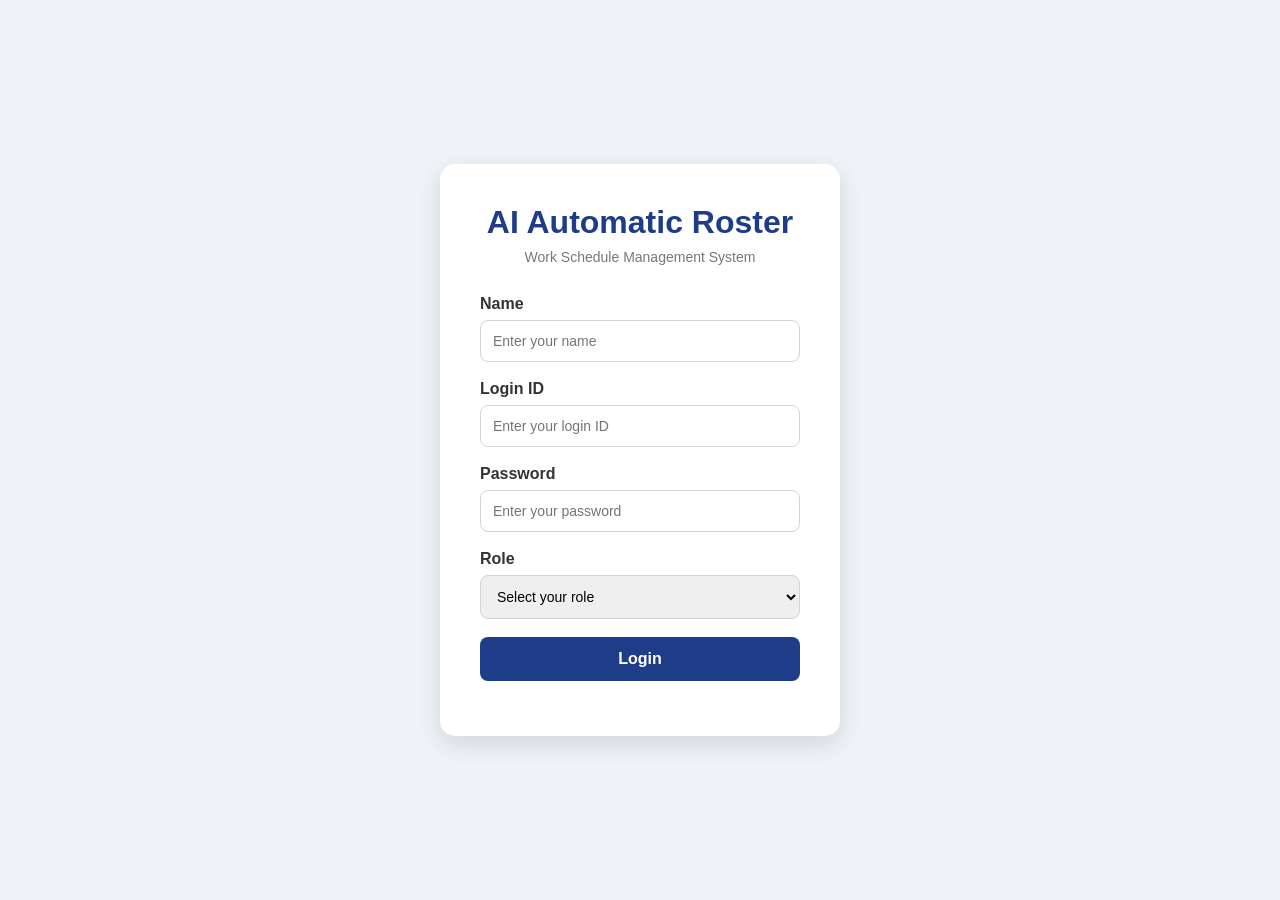
<file: profile.html>
<!DOCTYPE html>
<html lang="en">

<head>
    <meta charset="UTF-8">
    <meta name="viewport" content="width=device-width, initial-scale=1.0">

    <title>Profile - AI Roster</title>

    <link rel="stylesheet" href="dashboard.css">
</head>

<body>

    <!-- ================================
         SIDEBAR
    ================================= -->

    <aside class="sidebar">

        <h2>AI Roster</h2>

        <nav>

            <a href="dashboard.html">
                Dashboard
            </a>

            <a href="my-schedule.html">
                My Schedule
            </a>

            <a href="profile.html" class="active">
                Profile
            </a>

        </nav>

        <button class="logout-btn" id="logoutButton">
            Logout
        </button>

    </aside>


    <!-- ================================
         MAIN CONTENT
    ================================= -->

    <main class="main-content">

        <header class="top-bar">

            <div>

                <h1>My Profile</h1>

                <p>
                    Manage your profile information
                </p>

            </div>

            <div
                class="user-role"
                id="userRole">
                Associate
            </div>

        </header>


        <!-- ================================
             PROFILE SECTION
        ================================= -->

        <section class="profile-section">

            <div class="profile-header">

                <div class="profile-avatar">

                    <span id="profileInitial">
                        U
                    </span>

                </div>

                <div>

                    <h2 id="profileName">
                        User
                    </h2>

                    <p id="profileRole">
                        Associate
                    </p>

                </div>

            </div>


            <!-- PERSONAL INFORMATION -->

            <div class="profile-card">

                <h2>Personal Information</h2>

                <div class="profile-grid">

                    <div class="profile-field">

                        <label>
                            Full Name
                        </label>

                        <p id="profileFullName">
                            User
                        </p>

                    </div>


                    <div class="profile-field">

                        <label>
                            Login ID
                        </label>

                        <p id="profileLoginId">
                            Not Available
                        </p>

                    </div>


                    <div class="profile-field">

                        <label>
                            Role
                        </label>

                        <p id="profileRoleInfo">
                            Associate
                        </p>

                    </div>


                    <div class="profile-field">

                        <label>
                            Account Status
                        </label>

                        <p class="status-active">
                            Active
                        </p>

                    </div>

                </div>

            </div>


            <!-- WORK INFORMATION -->

            <div class="profile-card">

                <h2>Work Information</h2>

                <div class="profile-grid">

                    <div class="profile-field">

                        <label>
                            Shift Pattern
                        </label>

                        <p>
                            5 Days Day → 2 Days Off
                        </p>

                    </div>


                    <div class="profile-field">

                        <label>
                            Night Rotation
                        </label>

                        <p>
                            5 Days Night → 2 Days Off
                        </p>

                    </div>


                    <div class="profile-field">

                        <label>
                            Day Shift Timing
                        </label>

                        <p>
                            9:00 AM - 6:00 PM
                        </p>

                    </div>


                    <div class="profile-field">

                        <label>
                            Night Shift Timing
                        </label>

                        <p>
                            9:00 PM - 6:00 AM
                        </p>

                    </div>

                </div>

            </div>


            <!-- ================================
                 CHANGE PASSWORD
            ================================= -->

            <div class="profile-card">

                <h2>Change Password</h2>

                <form id="changePasswordForm">

                    <div class="profile-field">

                        <label for="currentPassword">
                            Current Password
                        </label>

                        <input
                            type="password"
                            id="currentPassword"
                            placeholder="Enter current password"
                            required
                        >

                    </div>


                    <div class="profile-field">

                        <label for="newPassword">
                            New Password
                        </label>

                        <input
                            type="password"
                            id="newPassword"
                            placeholder="Enter new password"
                            required
                        >

                    </div>


                    <div class="profile-field">

                        <label for="confirmPassword">
                            Confirm New Password
                        </label>

                        <input
                            type="password"
                            id="confirmPassword"
                            placeholder="Confirm new password"
                            required
                        >

                    </div>


                    <!-- ✅ FIXED BUTTON -->

                    <button
                        type="submit"
                        class="change-password-btn"
                        id="changePasswordButton"
                    >
                        Change Password
                    </button>


                    <!-- Message -->

                    <p
                        id="passwordMessage"
                        style="margin-top: 15px;"
                    ></p>

                </form>

            </div>

        </section>

    </main>


    <!-- JAVASCRIPT -->

    <script src="script.js"></script>

</body>

</html>
</file>
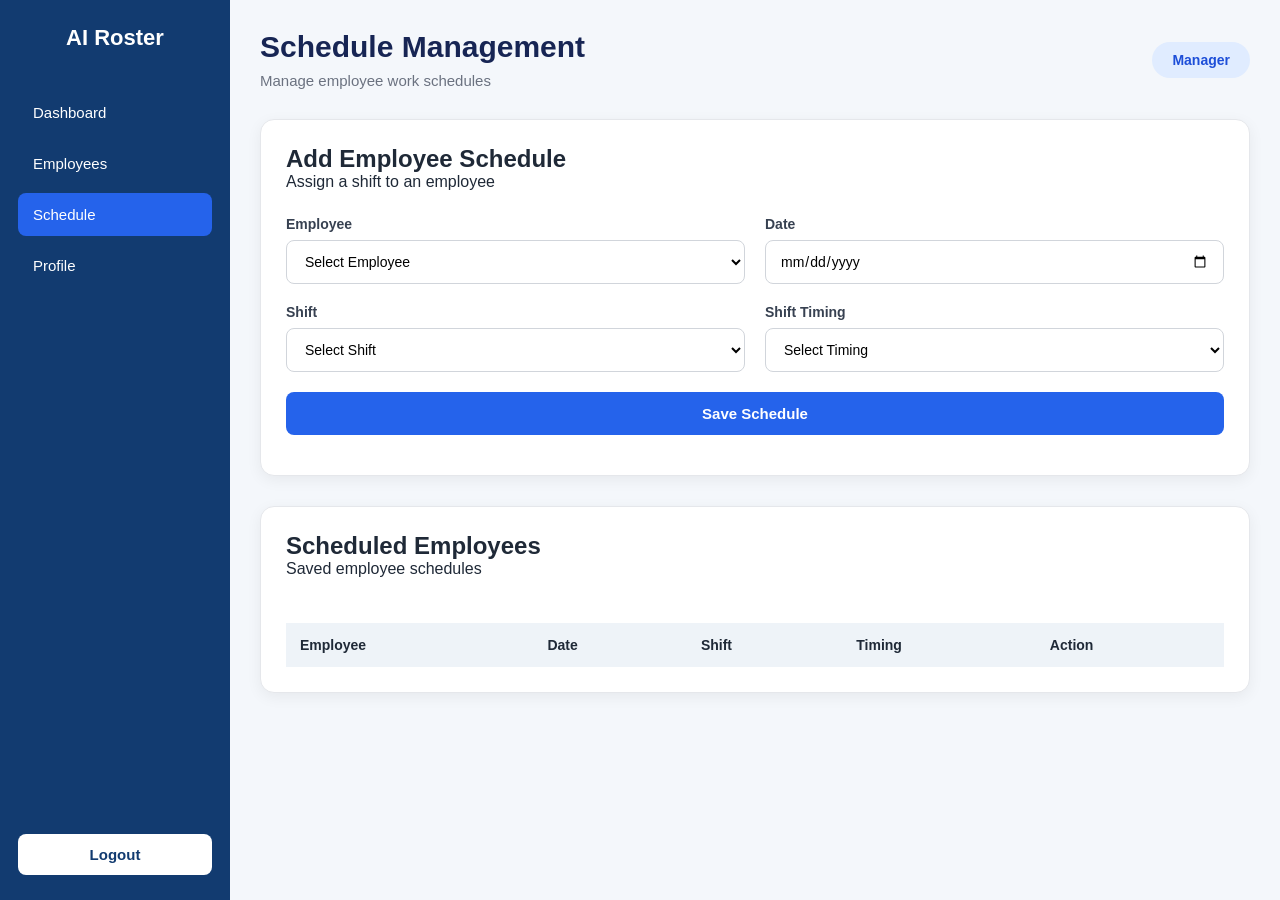
<file: schedule2.html>
<!DOCTYPE html>
<html lang="en">

<head>

    <meta charset="UTF-8">
    <meta name="viewport" content="width=device-width, initial-scale=1.0">

    <title>Schedule Management - AI Roster</title>

    <link rel="stylesheet" href="dashboard.css">

    <style>

        /* ================================
           SCHEDULE FORM
        ================================= */

        .schedule-form {
            display: grid;

            grid-template-columns: repeat(2, 1fr);

            gap: 20px;

            margin-top: 20px;
        }

        .form-group {
            display: flex;

            flex-direction: column;

            gap: 8px;
        }

        .form-group label {
            font-size: 14px;

            font-weight: 600;

            color: #374151;
        }

        .form-group input,
        .form-group select {

            padding: 12px 14px;

            border: 1px solid #d1d5db;

            border-radius: 8px;

            font-size: 14px;

            outline: none;

            background: white;
        }

        .form-group input:focus,
        .form-group select:focus {

            border-color: #2563eb;
        }


        /* ================================
           SAVE BUTTON
        ================================= */

        .save-btn {

            grid-column: 1 / -1;

            padding: 13px;

            border: none;

            border-radius: 8px;

            background: #2563eb;

            color: white;

            font-size: 15px;

            font-weight: bold;

            cursor: pointer;
        }

        .save-btn:hover {

            background: #1d4ed8;
        }


        /* ================================
           MESSAGE
        ================================= */

        #scheduleMessage {

            margin-top: 15px;

            font-size: 14px;

            font-weight: 600;
        }


        /* ================================
           SCHEDULE TABLE
        ================================= */

        .schedule-table {

            width: 100%;

            border-collapse: collapse;

            margin-top: 20px;
        }

        .schedule-table th {

            padding: 14px;

            background: #eef3f8;

            text-align: left;

            font-size: 14px;
        }

        .schedule-table td {

            padding: 14px;

            border-bottom: 1px solid #e5e7eb;

            font-size: 14px;
        }


        /* ================================
           SHIFT COLORS
        ================================= */

        .day-text {

            color: #1d4ed8;

            font-weight: bold;
        }

        .night-text {

            color: #15803d;

            font-weight: bold;
        }

        .off-text {

            color: #dc2626;

            font-weight: bold;
        }


        /* ================================
           DELETE BUTTON
        ================================= */

        .delete-btn {

            padding: 7px 12px;

            border: none;

            border-radius: 6px;

            background: #fee2e2;

            color: #dc2626;

            font-weight: bold;

            cursor: pointer;
        }

        .delete-btn:hover {

            background: #fecaca;
        }


        /* ================================
           MOBILE
        ================================= */

        @media (max-width: 700px) {

            .schedule-form {

                grid-template-columns: 1fr;

            }

            .save-btn {

                grid-column: auto;

            }

        }

    </style>

</head>


<body>


    <!-- ================================
         SIDEBAR
    ================================= -->

    <aside class="sidebar">

        <h2>AI Roster</h2>

        <nav>

            <a href="manager-dashboard.html">
                Dashboard
            </a>

            <a href="employees.html">
                Employees
            </a>

            <a href="schedule2.html" class="active">
                Schedule
            </a>

            <a href="manager-profile.html">
                Profile
            </a>

        </nav>


        <button
            class="logout-btn"
            onclick="logoutManager()">

            Logout

        </button>

    </aside>


    <!-- ================================
         MAIN CONTENT
    ================================= -->

    <main class="main-content">


        <!-- ================================
             HEADER
        ================================= -->

        <header class="top-bar">

            <div>

                <h1>Schedule Management</h1>

                <p>
                    Manage employee work schedules
                </p>

            </div>


            <div class="user-role">

                Manager

            </div>

        </header>



        <!-- ================================
             ADD SCHEDULE
        ================================= -->

        <section class="schedule-section">

            <div class="schedule-header">

                <div>

                    <h2>
                        Add Employee Schedule
                    </h2>

                    <p>
                        Assign a shift to an employee
                    </p>

                </div>

            </div>


            <div class="schedule-form">


                <!-- EMPLOYEE -->

                <div class="form-group">

                    <label>
                        Employee
                    </label>

                    <select id="employee">

                        <option value="">
                            Select Employee
                        </option>

                        <option value="Arun Kumar">
                            Arun Kumar
                        </option>

                        <option value="Priya">
                            Priya
                        </option>

                        <option value="Karthik">
                            Karthik
                        </option>

                        <option value="Divya">
                            Divya
                        </option>

                        <option value="Sanjay">
                            Sanjay
                        </option>

                    </select>

                </div>



                <!-- DATE -->

                <div class="form-group">

                    <label>
                        Date
                    </label>

                    <input
                        type="date"
                        id="scheduleDate">

                </div>



                <!-- SHIFT -->

                <div class="form-group">

                    <label>
                        Shift
                    </label>

                    <select id="shift">

                        <option value="">
                            Select Shift
                        </option>

                        <option value="Day Shift">
                            Day Shift
                        </option>

                        <option value="Night Shift">
                            Night Shift
                        </option>

                        <option value="Week Off">
                            Week Off
                        </option>

                    </select>

                </div>



                <!-- TIMING -->

                <div class="form-group">

                    <label>
                        Shift Timing
                    </label>

                    <select id="timing">

                        <option value="">
                            Select Timing
                        </option>

                        <option value="9:00 AM - 6:00 PM">
                            9:00 AM - 6:00 PM
                        </option>

                        <option value="9:00 PM - 6:00 AM">
                            9:00 PM - 6:00 AM
                        </option>

                        <option value="-">
                            -
                        </option>

                    </select>

                </div>



                <!-- SAVE -->

                <button
                    class="save-btn"
                    onclick="saveSchedule()">

                    Save Schedule

                </button>

            </div>


            <p id="scheduleMessage"></p>

        </section>



        <!-- ================================
             SAVED SCHEDULES
        ================================= -->

        <section
            class="schedule-section"
            style="margin-top:30px;">

            <div class="schedule-header">

                <div>

                    <h2>
                        Scheduled Employees
                    </h2>

                    <p>
                        Saved employee schedules
                    </p>

                </div>

            </div>


            <div style="overflow-x:auto;">

                <table class="schedule-table">

                    <thead>

                        <tr>

                            <th>
                                Employee
                            </th>

                            <th>
                                Date
                            </th>

                            <th>
                                Shift
                            </th>

                            <th>
                                Timing
                            </th>

                            <th>
                                Action
                            </th>

                        </tr>

                    </thead>


                    <tbody id="scheduleTableBody">

                    </tbody>

                </table>

            </div>

        </section>


    </main>



    <!-- ================================
         JAVASCRIPT
    ================================= -->

    <script>

        // ================================
        // LOAD SCHEDULES
        // ================================

        let schedules =
            JSON.parse(
                localStorage.getItem("managerSchedules")
            ) || [];


        // ================================
        // SAVE SCHEDULE
        // ================================

        function saveSchedule() {

            const employee =
                document.getElementById("employee").value;

            const date =
                document.getElementById("scheduleDate").value;

            const shift =
                document.getElementById("shift").value;

            const timing =
                document.getElementById("timing").value;

            const message =
                document.getElementById("scheduleMessage");


            // Validation

            if (
                employee === "" ||
                date === "" ||
                shift === "" ||
                timing === ""
            ) {

                message.textContent =
                    "Please fill all the fields.";

                message.style.color = "#dc2626";

                return;
            }


            // Create schedule object

            const newSchedule = {

                employee: employee,

                date: date,

                shift: shift,

                timing: timing

            };


            // Add schedule

            schedules.push(newSchedule);


            // Save to localStorage

            localStorage.setItem(
                "managerSchedules",
                JSON.stringify(schedules)
            );


            message.textContent =
                "Schedule saved successfully!";

            message.style.color =
                "#16a34a";


            // Clear form

            document.getElementById("employee").value = "";

            document.getElementById("scheduleDate").value = "";

            document.getElementById("shift").value = "";

            document.getElementById("timing").value = "";


            // Refresh table

            displaySchedules();

        }



        // ================================
        // DISPLAY SCHEDULES
        // ================================

        function displaySchedules() {

            const tableBody =
                document.getElementById(
                    "scheduleTableBody"
                );


            tableBody.innerHTML = "";


            schedules.forEach(
                function(schedule, index) {

                    const row =
                        document.createElement("tr");


                    let shiftClass = "";


                    if (
                        schedule.shift === "Day Shift"
                    ) {

                        shiftClass =
                            "day-text";

                    }
                    else if (
                        schedule.shift === "Night Shift"
                    ) {

                        shiftClass =
                            "night-text";

                    }
                    else {

                        shiftClass =
                            "off-text";

                    }


                    row.innerHTML = `

                        <td>
                            ${schedule.employee}
                        </td>

                        <td>
                            ${schedule.date}
                        </td>

                        <td class="${shiftClass}">
                            ${schedule.shift}
                        </td>

                        <td>
                            ${schedule.timing}
                        </td>

                        <td>

                            <button
                                class="delete-btn"
                                onclick="deleteSchedule(${index})">

                                Delete

                            </button>

                        </td>

                    `;


                    tableBody.appendChild(row);

                }
            );

        }



        // ================================
        // DELETE SCHEDULE
        // ================================

        function deleteSchedule(index) {

            schedules.splice(index, 1);


            localStorage.setItem(
                "managerSchedules",
                JSON.stringify(schedules)
            );


            displaySchedules();

        }



        // ================================
        // LOGOUT
        // ================================

        function logoutManager() {

            localStorage.clear();

            window.location.href =
                "index.html";

        }



        // ================================
        // INITIAL LOAD
        // ================================

        displaySchedules();

    </script>


</body>

</html>
</file>
<file: style.css>
* {
    margin: 0;
    padding: 0;
    box-sizing: border-box;
    font-family: Arial, sans-serif;
}

body {
    min-height: 100vh;
    display: flex;
    justify-content: center;
    align-items: center;
    background: #eef3f8;
}

.login-container {
    width: 100%;
    display: flex;
    justify-content: center;
    align-items: center;
    padding: 20px;
}

.login-box {
    width: 400px;
    background: white;
    padding: 40px;
    border-radius: 15px;
    box-shadow: 0 8px 25px rgba(0, 0, 0, 0.12);
}

.login-box h1 {
    text-align: center;
    color: #1f3c88;
    margin-bottom: 8px;
}

.subtitle {
    text-align: center;
    color: #777;
    margin-bottom: 30px;
    font-size: 14px;
}

label {
    display: block;
    margin-bottom: 7px;
    color: #333;
    font-weight: 600;
}

input,
select {
    width: 100%;
    padding: 12px;
    margin-bottom: 18px;
    border: 1px solid #d1d5db;
    border-radius: 8px;
    outline: none;
    font-size: 14px;
}

input:focus,
select:focus {
    border-color: #1f3c88;
}

button {
    width: 100%;
    padding: 13px;
    border: none;
    border-radius: 8px;
    background: #1f3c88;
    color: white;
    font-size: 16px;
    font-weight: bold;
    cursor: pointer;
}

button:hover {
    background: #162d69;
}

#message {
    text-align: center;
    margin-top: 15px;
    font-size: 14px;
}
</file>
<file: dashboard.css>
/* ================================
   GLOBAL
================================ */

* {
    margin: 0;
    padding: 0;
    box-sizing: border-box;
    font-family: Arial, Helvetica, sans-serif;
}

body {
    min-height: 100vh;
    background: #f4f7fb;
    color: #1f2937;
}


/* ================================
   SIDEBAR
================================ */

.sidebar {
    position: fixed;
    left: 0;
    top: 0;

    width: 230px;
    height: 100vh;

    background: #123b70;
    color: white;

    padding: 25px 18px;

    display: flex;
    flex-direction: column;

    z-index: 1000;
}

.sidebar h2 {
    text-align: center;
    font-size: 22px;
    margin-bottom: 40px;
}

.sidebar nav {
    display: flex;
    flex-direction: column;
    gap: 8px;
}

.sidebar nav a {
    text-decoration: none;
    color: white;

    padding: 13px 15px;

    border-radius: 8px;

    font-size: 15px;

    transition: 0.2s;
}

.sidebar nav a:hover {
    background: rgba(255, 255, 255, 0.15);
}

.sidebar nav a.active {
    background: #2563eb;
}

.logout-btn {
    margin-top: auto;

    width: 100%;

    padding: 12px;

    border: none;
    border-radius: 8px;

    background: white;
    color: #123b70;

    font-size: 15px;
    font-weight: bold;

    cursor: pointer;
}

.logout-btn:hover {
    background: #e5e7eb;
}


/* ================================
   MAIN CONTENT
================================ */

.main-content {
    margin-left: 230px;

    width: calc(100% - 230px);

    min-height: 100vh;

    padding: 30px;
}


/* ================================
   TOP BAR
================================ */

.top-bar {
    display: flex;

    justify-content: space-between;
    align-items: center;

    margin-bottom: 30px;
}

.top-bar h1 {
    font-size: 30px;

    color: #172554;

    margin-bottom: 8px;
}

.top-bar p {
    color: #6b7280;

    font-size: 15px;
}

.user-role {
    background: #e0ecff;

    color: #1d4ed8;

    padding: 10px 20px;

    border-radius: 20px;

    font-size: 14px;

    font-weight: bold;
}


/* ================================
   SUMMARY CARDS
================================ */

.summary-cards {
    display: grid;

    grid-template-columns: repeat(4, 1fr);

    gap: 20px;

    margin-bottom: 30px;
}

.card {
    background: white;

    padding: 22px;

    border-radius: 12px;

    border: 1px solid #e5e7eb;

    box-shadow: 0 4px 12px rgba(0, 0, 0, 0.06);
}

.card h3 {
    color: #6b7280;

    font-size: 14px;

    margin-bottom: 12px;
}

.card p {
    font-size: 22px;

    font-weight: bold;

    color: #1f2937;
}

.card .shift-day {
    color: #2563eb;
}


/* ================================
   SCHEDULE SECTION
================================ */

.schedule-section {
    background: white;

    padding: 25px;

    border-radius: 14px;

    border: 1px solid #e5e7eb;

    box-shadow: 0 4px 15px rgba(0, 0, 0, 0.06);

    margin-bottom: 25px;
}


/* ================================
   DESKTOP SCHEDULE HEADER
================================ */

.schedule-header {
    display: flex;

    flex-direction: row;

    justify-content: space-between;

    align-items: center;

    width: 100%;

    margin-bottom: 25px;

    gap: 20px;
}


/* ================================
   MONTH NAVIGATION
================================ */

.month-navigation {
    position: relative;

    display: flex;

    align-items: center;

    justify-content: center;

    width: 300px;

    min-width: 300px;

    height: 45px;

    padding: 0;

    margin: 0;

    flex-shrink: 0;
}


/* ================================
   MONTH TITLE
================================ */

.month-navigation h2 {
    position: static;

    display: block;

    width: 200px;

    min-width: 200px;

    margin: 0;

    padding: 0;

    text-align: center;

    white-space: nowrap;

    font-size: 28px;

    line-height: 40px;

    color: #172554;

    flex-shrink: 0;
}


/* ================================
   MONTH ARROWS
================================ */

.month-navigation button {
    position: absolute;

    top: 50%;

    display: flex;

    align-items: center;

    justify-content: center;

    width: 40px;

    height: 40px;

    min-width: 40px;

    max-width: 40px;

    margin: 0;

    padding: 0;

    border: 1px solid #e2e8f0;

    border-radius: 50%;

    background: #ffffff;

    color: #172554;

    font-size: 22px;

    line-height: 1;

    cursor: pointer;

    z-index: 5;

    flex: 0 0 40px;

    transform: translateY(-50%);

    transition: background 0.2s ease;
}


/* LEFT ARROW */

.month-navigation button:first-child {
    left: 0;
}


/* RIGHT ARROW */

.month-navigation button:last-child {
    right: 0;
}


/* ARROW HOVER */

.month-navigation button:hover {
    background: #f1f5f9;

    transform: translateY(-50%);
}


/* ================================
   LEGEND
================================ */

.legend {
    display: flex;

    align-items: center;

    justify-content: flex-end;

    flex-wrap: wrap;

    gap: 20px;

    width: auto;

    font-size: 15px;

    text-align: right;

    flex-shrink: 0;
}

.legend span {
    display: flex;

    align-items: center;

    gap: 6px;

    white-space: nowrap;
}


/* ================================
   CALENDAR
================================ */

.calendar {
    display: grid;

    grid-template-columns: repeat(7, minmax(0, 1fr));

    gap: 10px;

    width: 100%;
}


/* ================================
   DAY NAMES
================================ */

.day-name {
    text-align: center;

    padding: 13px 8px;

    background: #eef3f8;

    border-radius: 8px;

    color: #374151;

    font-size: 14px;

    font-weight: bold;
}


/* ================================
   DATE BOX
================================ */

.date {
    min-height: 95px;

    padding: 12px;

    border: 1px solid #e5e7eb;

    border-radius: 10px;

    background: white;

    display: flex;

    flex-direction: column;

    justify-content: space-between;

    transition: 0.2s;
}

.date:hover {
    transform: translateY(-2px);

    box-shadow: 0 4px 10px rgba(0, 0, 0, 0.08);
}

.date span {
    font-size: 17px;

    font-weight: bold;

    color: #1f2937;
}

.date small {
    font-size: 13px;

    font-weight: bold;

    display: block;
}


/* ================================
   EMPTY DATE
================================ */

.empty {
    min-height: 95px;

    background: transparent;
}


/* ================================
   DAY SHIFT
================================ */

.day-shift {
    background: #dbeafe;

    border: 1px solid #93c5fd;

    color: #1d4ed8;
}

.day-shift span {
    color: #1d4ed8;
}

.day-shift small {
    color: #1d4ed8;
}


/* ================================
   NIGHT SHIFT
================================ */

.night-shift {
    background: #dcfce7;

    border: 1px solid #86efac;

    color: #15803d;
}

.night-shift span {
    color: #15803d;
}

.night-shift small {
    color: #15803d;
}


/* ================================
   WEEK OFF
================================ */

.week-off {
    background: #fee2e2;

    border: 1px solid #fca5a5;

    color: #dc2626;
}

.week-off span {
    color: #dc2626;
}

.week-off small {
    color: #dc2626;
}


/* ================================
   SHIFT DETAILS
================================ */

.shift-details {
    display: grid;

    grid-template-columns: repeat(3, 1fr);

    gap: 20px;
}

.shift-card {
    display: flex;

    align-items: center;

    gap: 18px;

    padding: 22px;

    background: #ffffff;

    border: 1px solid #e5e7eb;

    border-radius: 12px;

    transition: 0.2s ease;
}

.shift-card:hover {
    transform: translateY(-3px);
}

.shift-icon {
    width: 50px;
    height: 50px;

    display: flex;

    align-items: center;
    justify-content: center;

    border-radius: 10px;

    font-size: 25px;
}

.shift-info h3 {
    margin: 0 0 6px 0;

    font-size: 17px;
}

.shift-info p {
    margin: 0 0 5px 0;

    font-size: 14px;

    font-weight: 600;
}

.shift-info span {
    font-size: 12px;

    color: #64748b;
}


/* DAY */

.day-card .shift-icon {
    background: #eff6ff;
}


/* NIGHT */

.night-card .shift-icon {
    background: #ecfdf5;
}


/* WEEK OFF */

.off-card .shift-icon {
    background: #fef2f2;
}


/* ================================
   PROFILE PAGE
================================ */

.profile-section {
    display: flex;

    flex-direction: column;

    gap: 24px;
}


/* ================================
   PROFILE HEADER
================================ */

.profile-header {
    display: flex;

    align-items: center;

    gap: 18px;

    padding: 25px;

    background: #ffffff;

    border-radius: 14px;

    border: 1px solid #e5e7eb;

    box-shadow: 0 4px 15px rgba(0, 0, 0, 0.06);
}

.profile-avatar {
    width: 70px;
    height: 70px;

    display: flex;

    align-items: center;
    justify-content: center;

    border-radius: 50%;

    background: #e8f0fe;

    color: #2563eb;

    font-size: 28px;

    font-weight: 700;
}

.profile-header h2 {
    margin: 0 0 5px 0;

    font-size: 22px;

    color: #172554;
}

.profile-header p {
    margin: 0;

    color: #64748b;

    font-size: 14px;
}


/* ================================
   PROFILE CARD
================================ */

.profile-card {
    background: #ffffff;

    padding: 25px;

    border-radius: 14px;

    border: 1px solid #e5e7eb;

    box-shadow: 0 4px 15px rgba(0, 0, 0, 0.06);
}

.profile-card h2 {
    margin: 0 0 22px 0;

    font-size: 19px;

    color: #172554;
}


/* ================================
   PROFILE GRID
================================ */

.profile-grid {
    display: grid;

    grid-template-columns: repeat(2, 1fr);

    gap: 20px;
}


/* ================================
   PROFILE FIELD
================================ */

.profile-field {
    padding: 16px;

    background: #f8fafc;

    border-radius: 10px;

    border: 1px solid #eef2f7;
}

.profile-field label {
    display: block;

    margin-bottom: 7px;

    font-size: 13px;

    color: #64748b;

    font-weight: 500;
}

.profile-field p {
    margin: 0;

    font-size: 15px;

    font-weight: 600;

    color: #1e293b;
}


/* ================================
   ACTIVE STATUS
================================ */

.status-active {
    color: #16a34a !important;
}


/* ================================
   RESPONSIVE - TABLET
================================ */

@media (max-width: 1000px) {

    .summary-cards {
        grid-template-columns: repeat(2, 1fr);
    }

    .main-content {
        padding: 20px;
    }

    .calendar {
        gap: 7px;
    }

    .date {
        min-height: 85px;
    }

    .month-navigation {
        width: 290px;

        min-width: 290px;
    }

    .month-navigation h2 {
        width: 190px;

        min-width: 190px;

        font-size: 26px;
    }
}


/* ================================
   RESPONSIVE - SHIFT DETAILS
================================ */

@media (max-width: 800px) {

    .shift-details {
        grid-template-columns: 1fr;
    }
}


/* ================================
   RESPONSIVE - MOBILE
================================ */

@media (max-width: 700px) {

    .sidebar {
        position: relative;

        width: 100%;

        height: auto;

        min-height: auto;
    }

    .sidebar nav {
        flex-direction: row;

        flex-wrap: wrap;
    }

    .logout-btn {
        margin-top: 20px;
    }

    .main-content {
        margin-left: 0;

        width: 100%;

        padding: 15px;
    }

    .top-bar {
        flex-direction: column;

        align-items: flex-start;

        gap: 15px;
    }

    .summary-cards {
        grid-template-columns: 1fr;
    }


    /* ================================
       MOBILE SCHEDULE HEADER
    ================================= */

    .schedule-header {
        flex-direction: column;

        align-items: stretch;

        gap: 15px;
    }


    /* ================================
       MOBILE MONTH NAVIGATION
    ================================= */

    .month-navigation {
        position: relative;

        width: 360px;

        min-width: 360px;

        height: 45px;

        align-items: center;

        justify-content: center;

        gap: 0;
    }

    .month-navigation h2 {
        width: 240px;

        min-width: 240px;

        font-size: 22px;

        line-height: 35px;
    }

    .month-navigation button {
        width: 34px;

        height: 34px;

        min-width: 34px;

        max-width: 34px;

        flex: 0 0 34px;

        font-size: 20px;
    }

    .month-navigation button:first-child {
        left: 100px;
    }

    .month-navigation button:last-child {
        right: 100px;
    }


    /* ================================
       MOBILE LEGEND
    ================================= */

    .legend {
        width: 100%;

        justify-content: center;

        flex-wrap: wrap;

        gap: 10px;

        font-size: 13px;

        text-align: center;
    }


    /* ================================
       MOBILE CALENDAR
    ================================= */

    .calendar {
        gap: 5px;
    }

    .day-name {
        font-size: 11px;

        padding: 9px 3px;
    }

    .date {
        min-height: 65px;

        padding: 7px;
    }

    .date span {
        font-size: 13px;
    }

    .date small {
        font-size: 9px;
    }

    .empty {
        min-height: 65px;
    }


    /* ================================
       MOBILE PROFILE
    ================================= */

    .profile-grid {
        grid-template-columns: 1fr;
    }

    .profile-header {
        padding: 20px;
    }

    .profile-avatar {
        width: 60px;

        height: 60px;

        font-size: 24px;
    }

    .profile-card {
        padding: 20px;
    }

}
</file>
